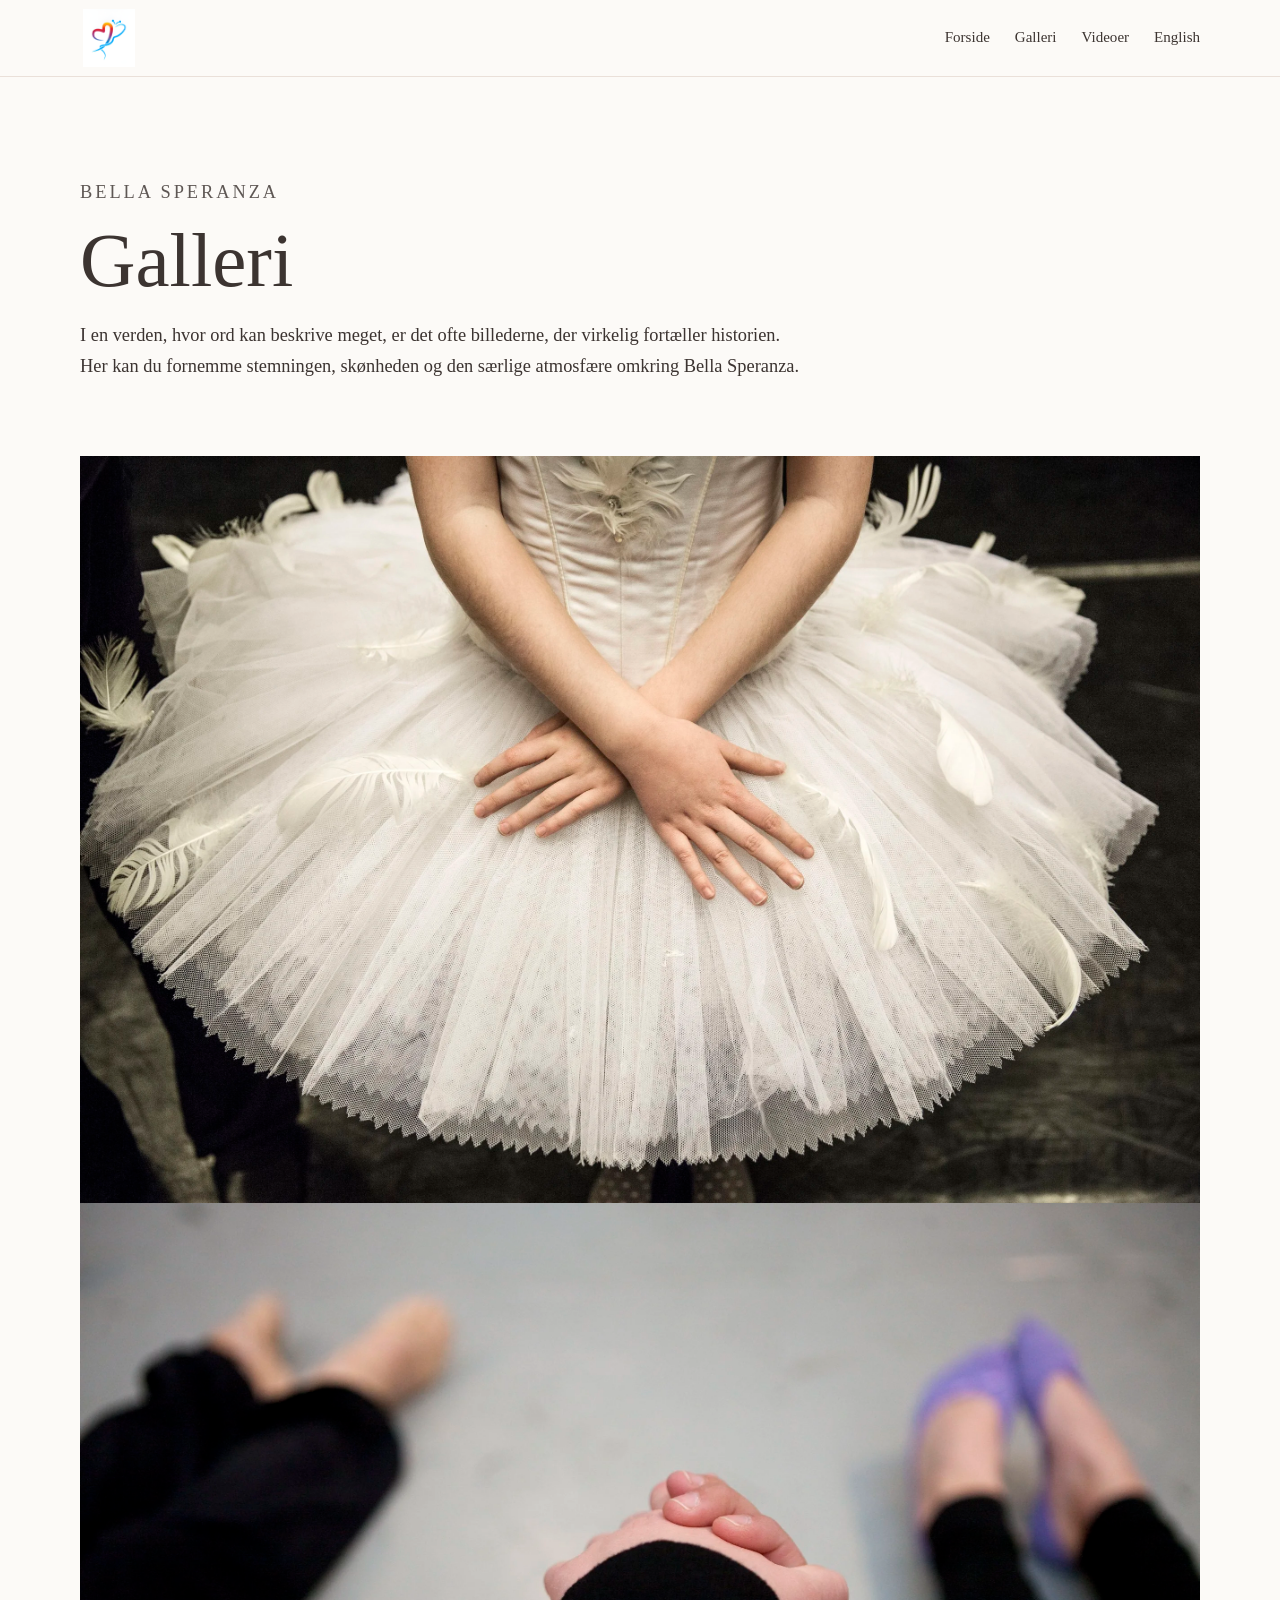
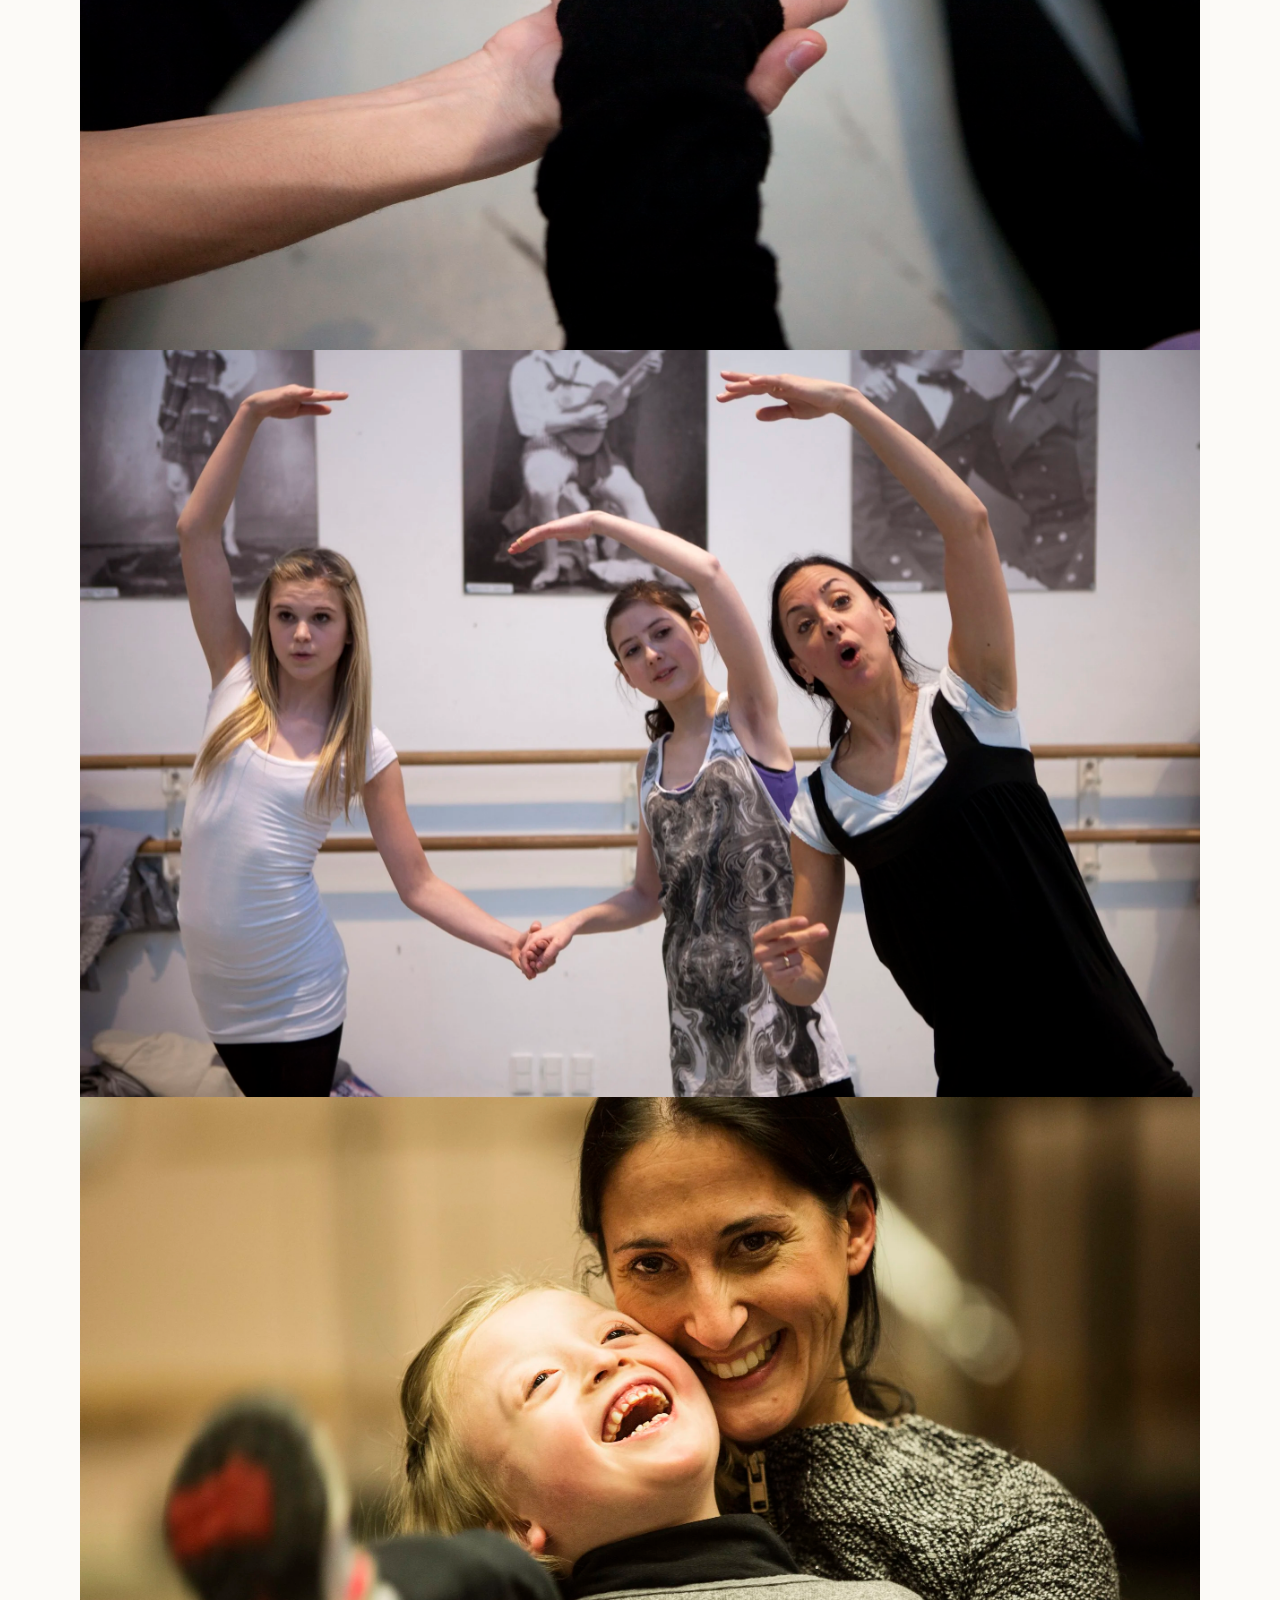
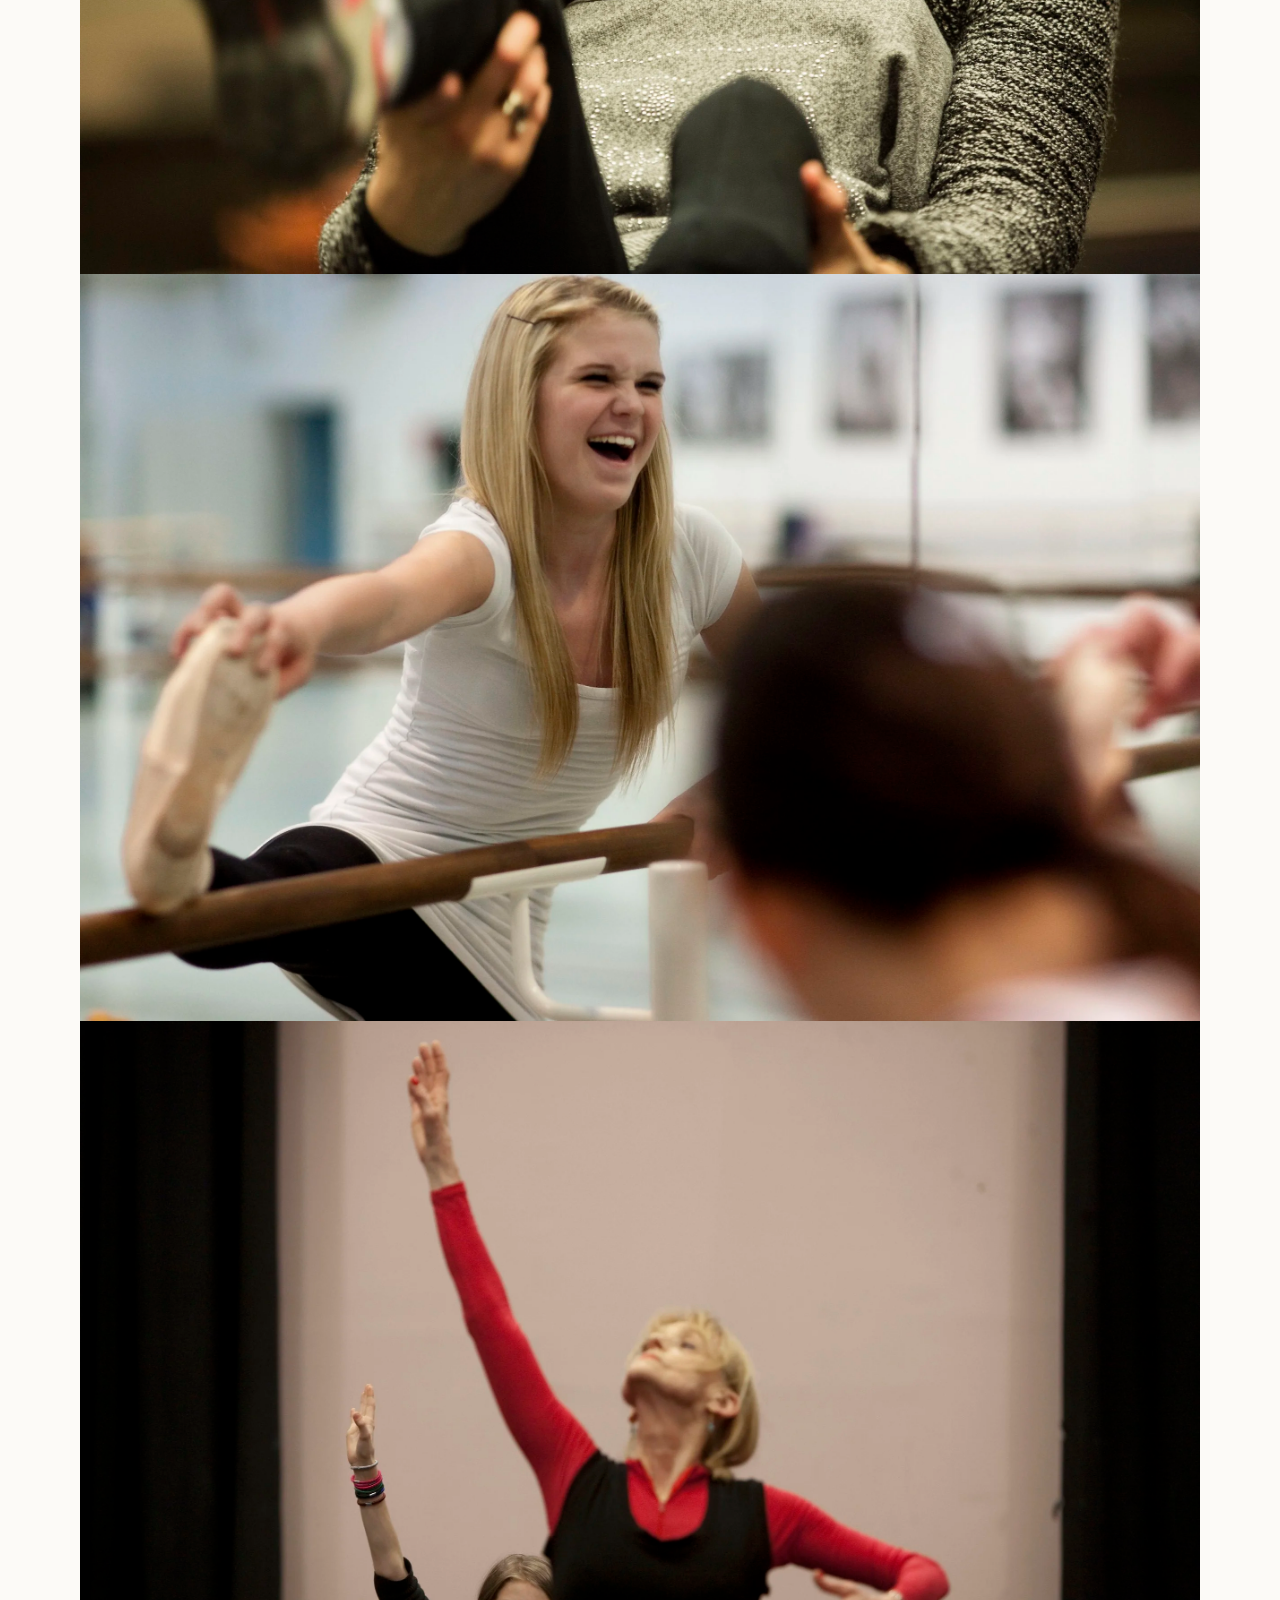
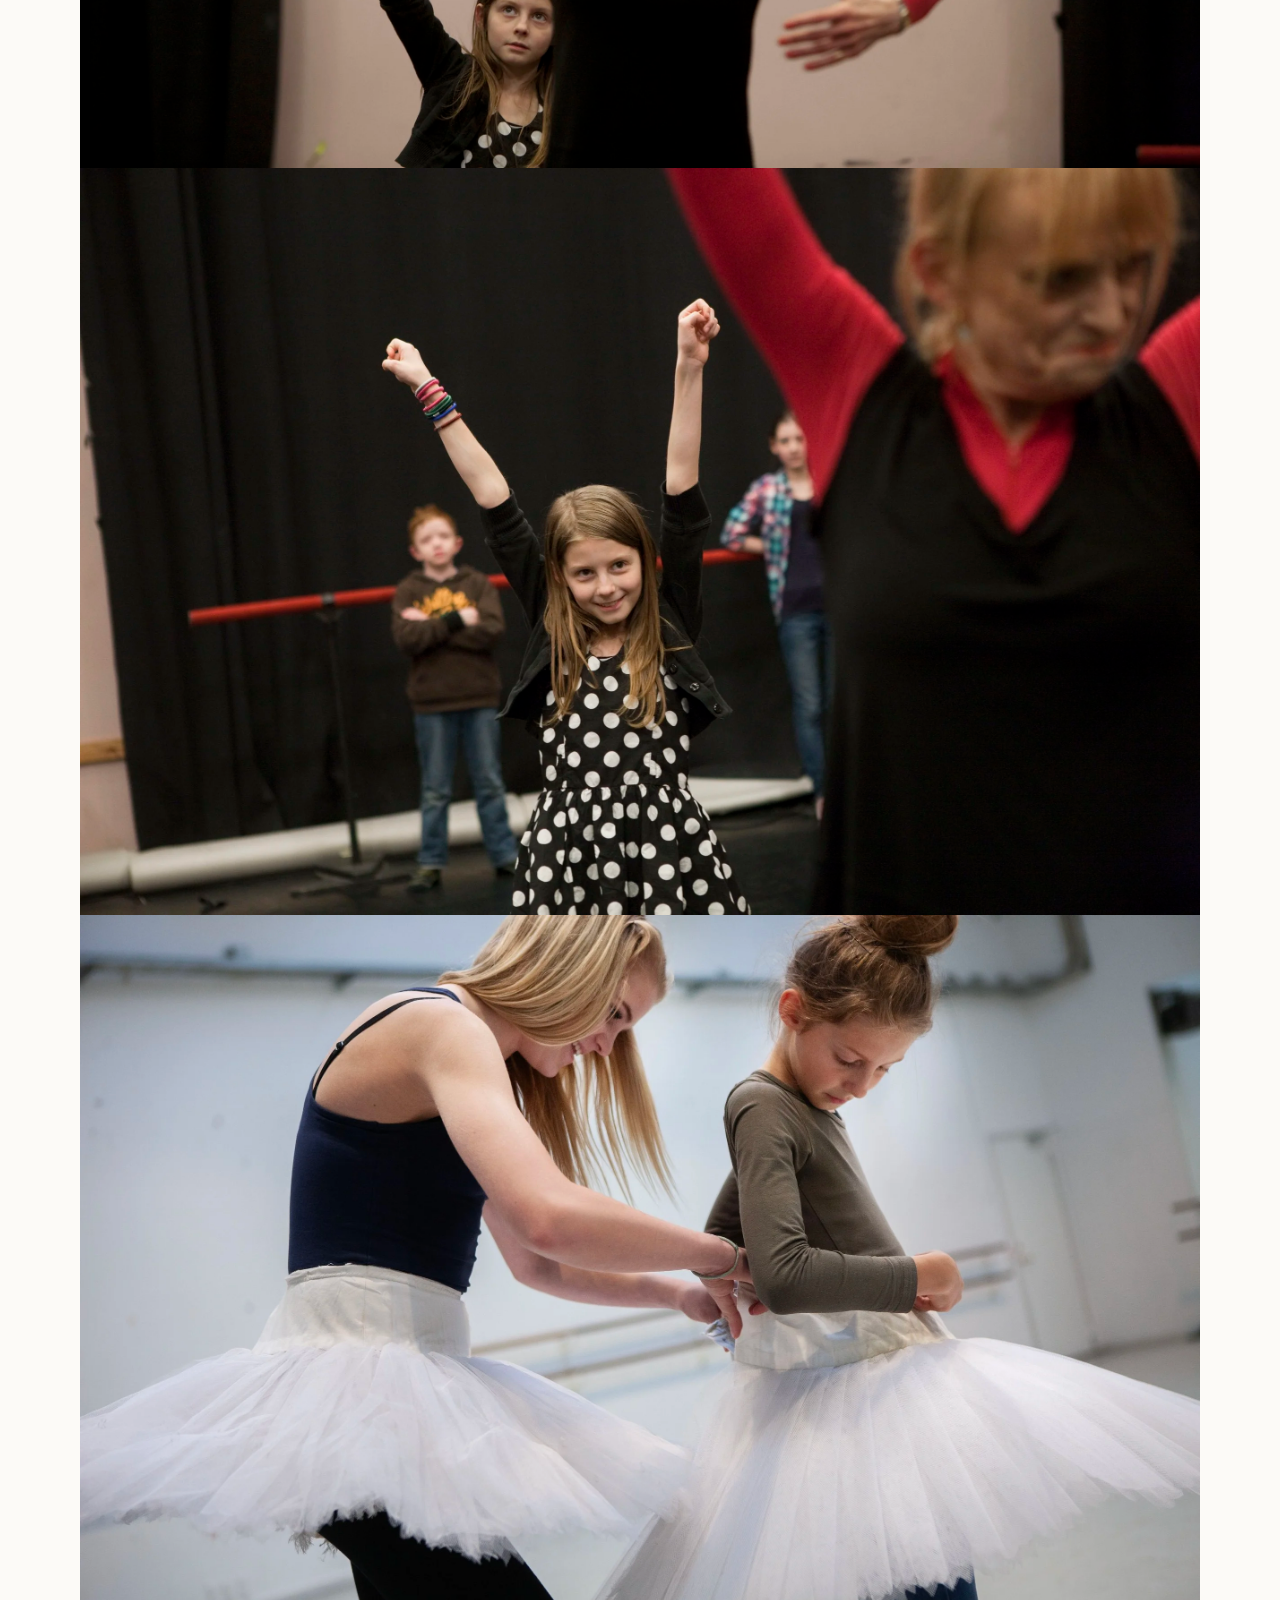
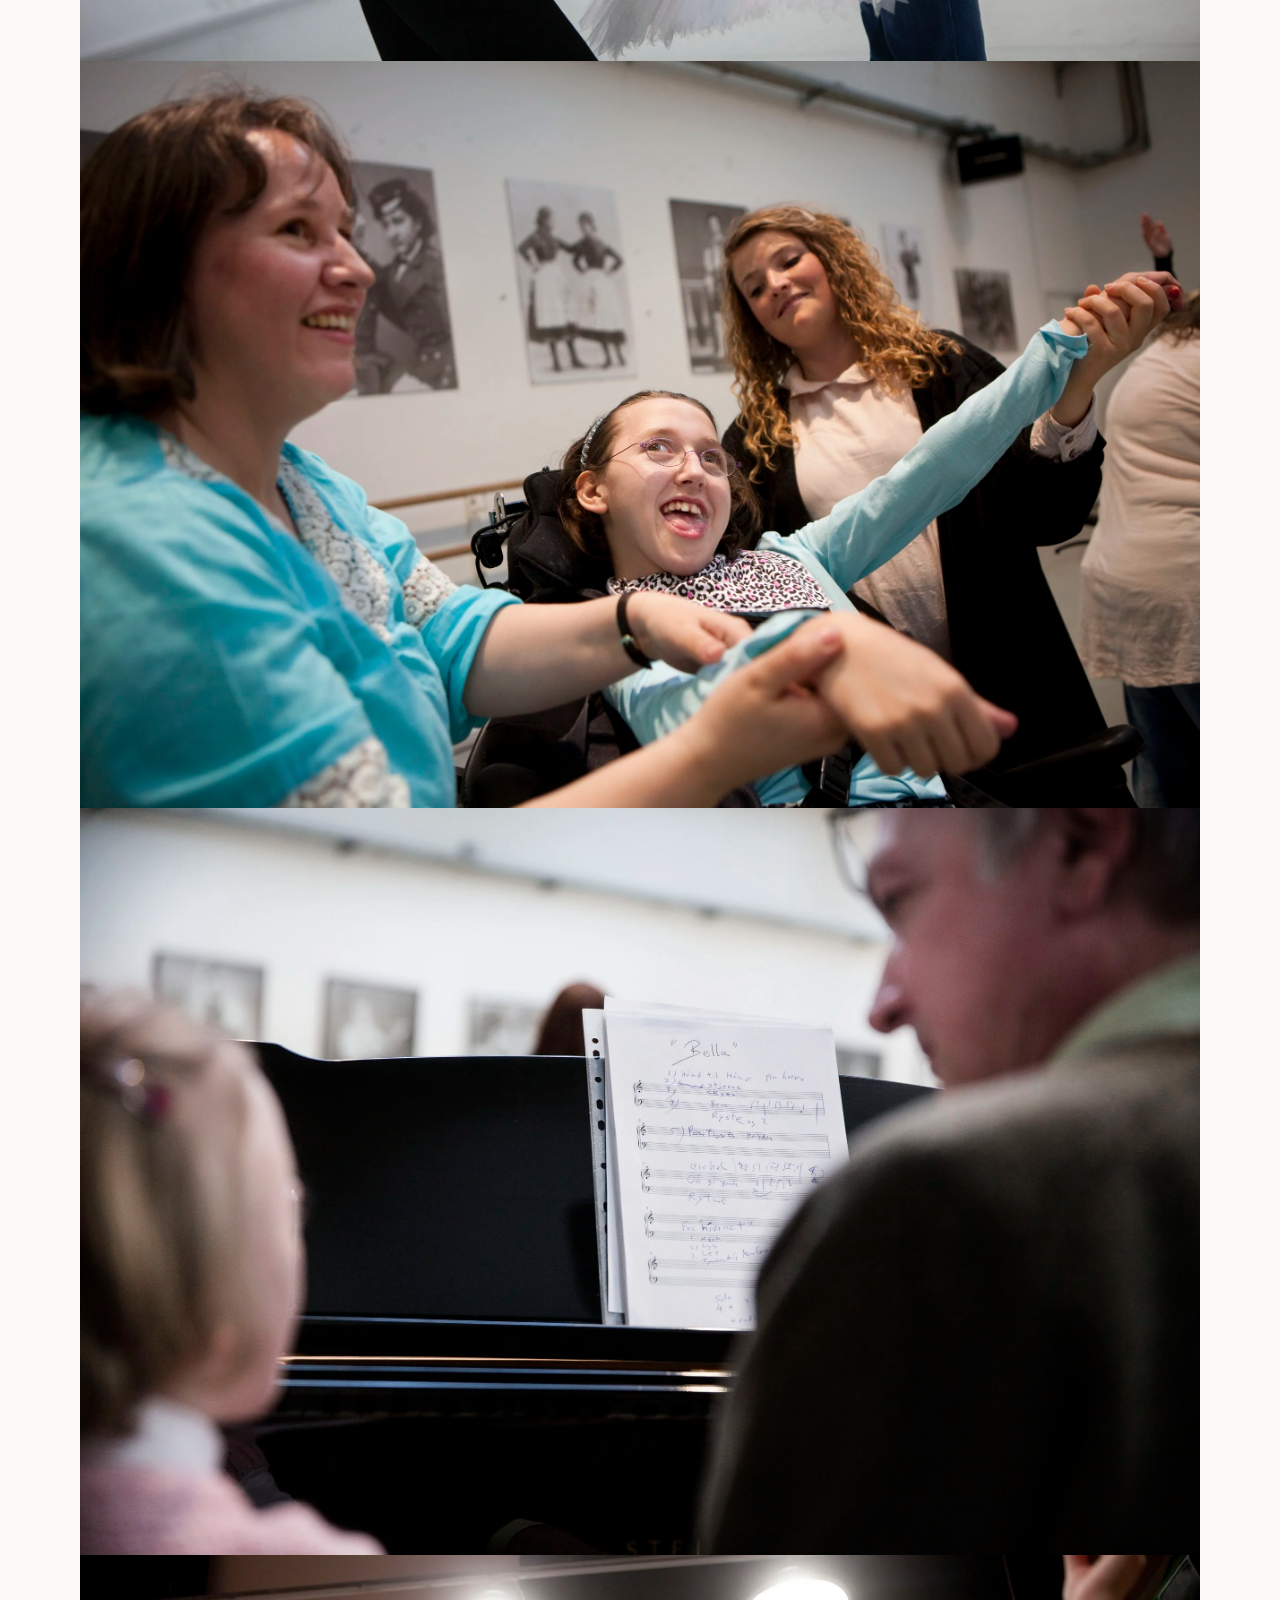
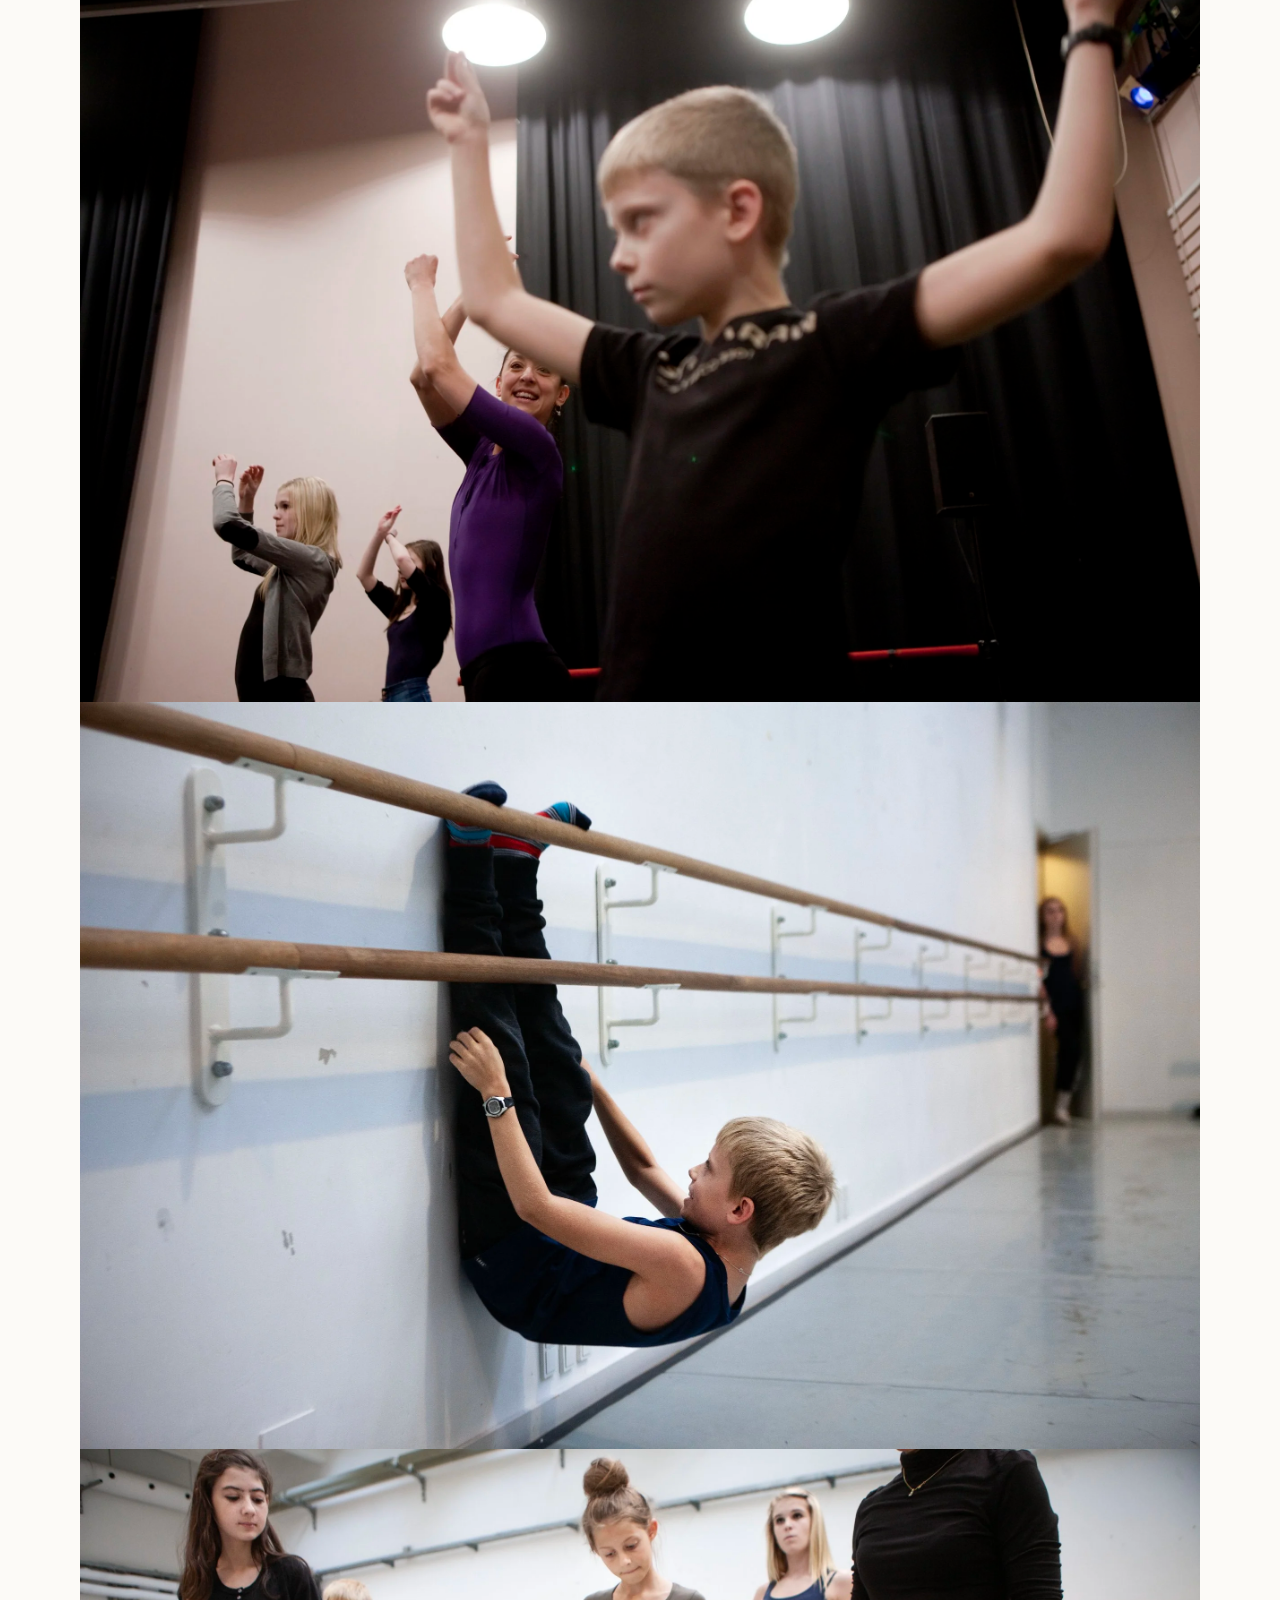
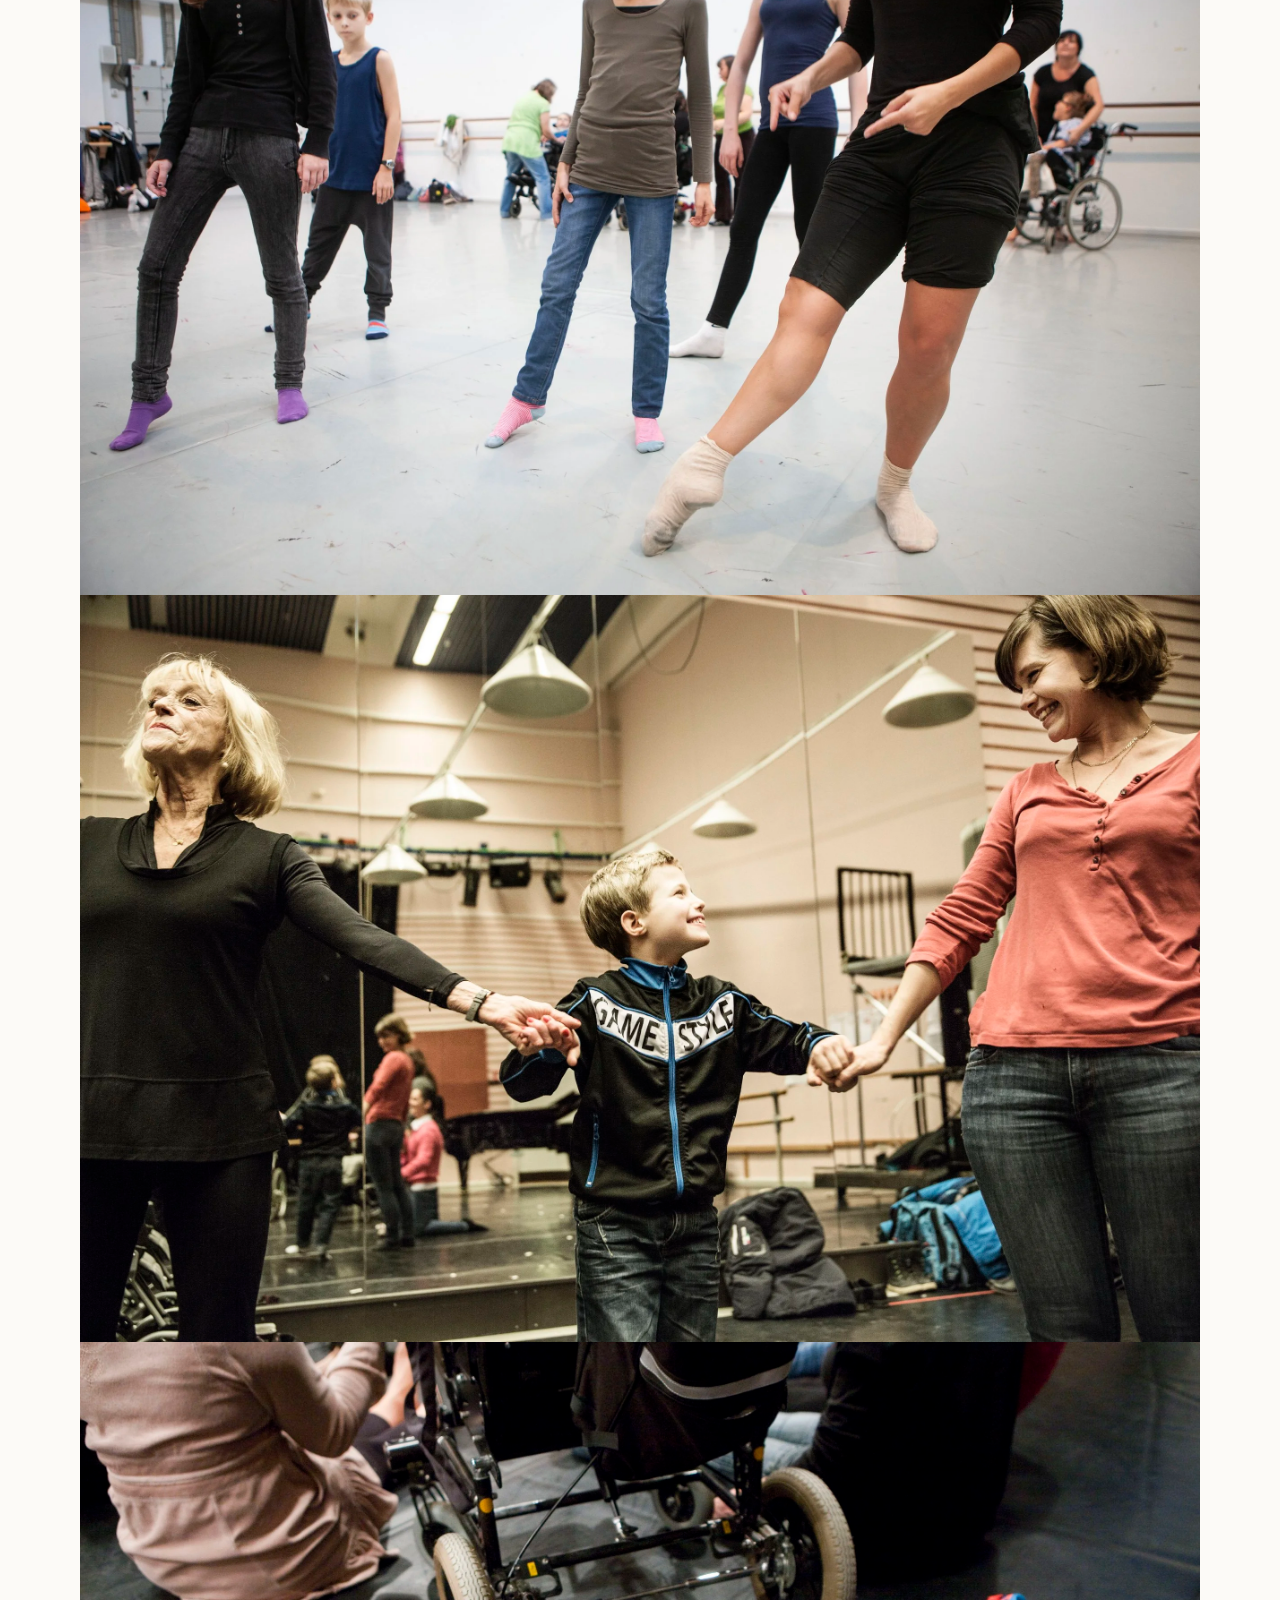
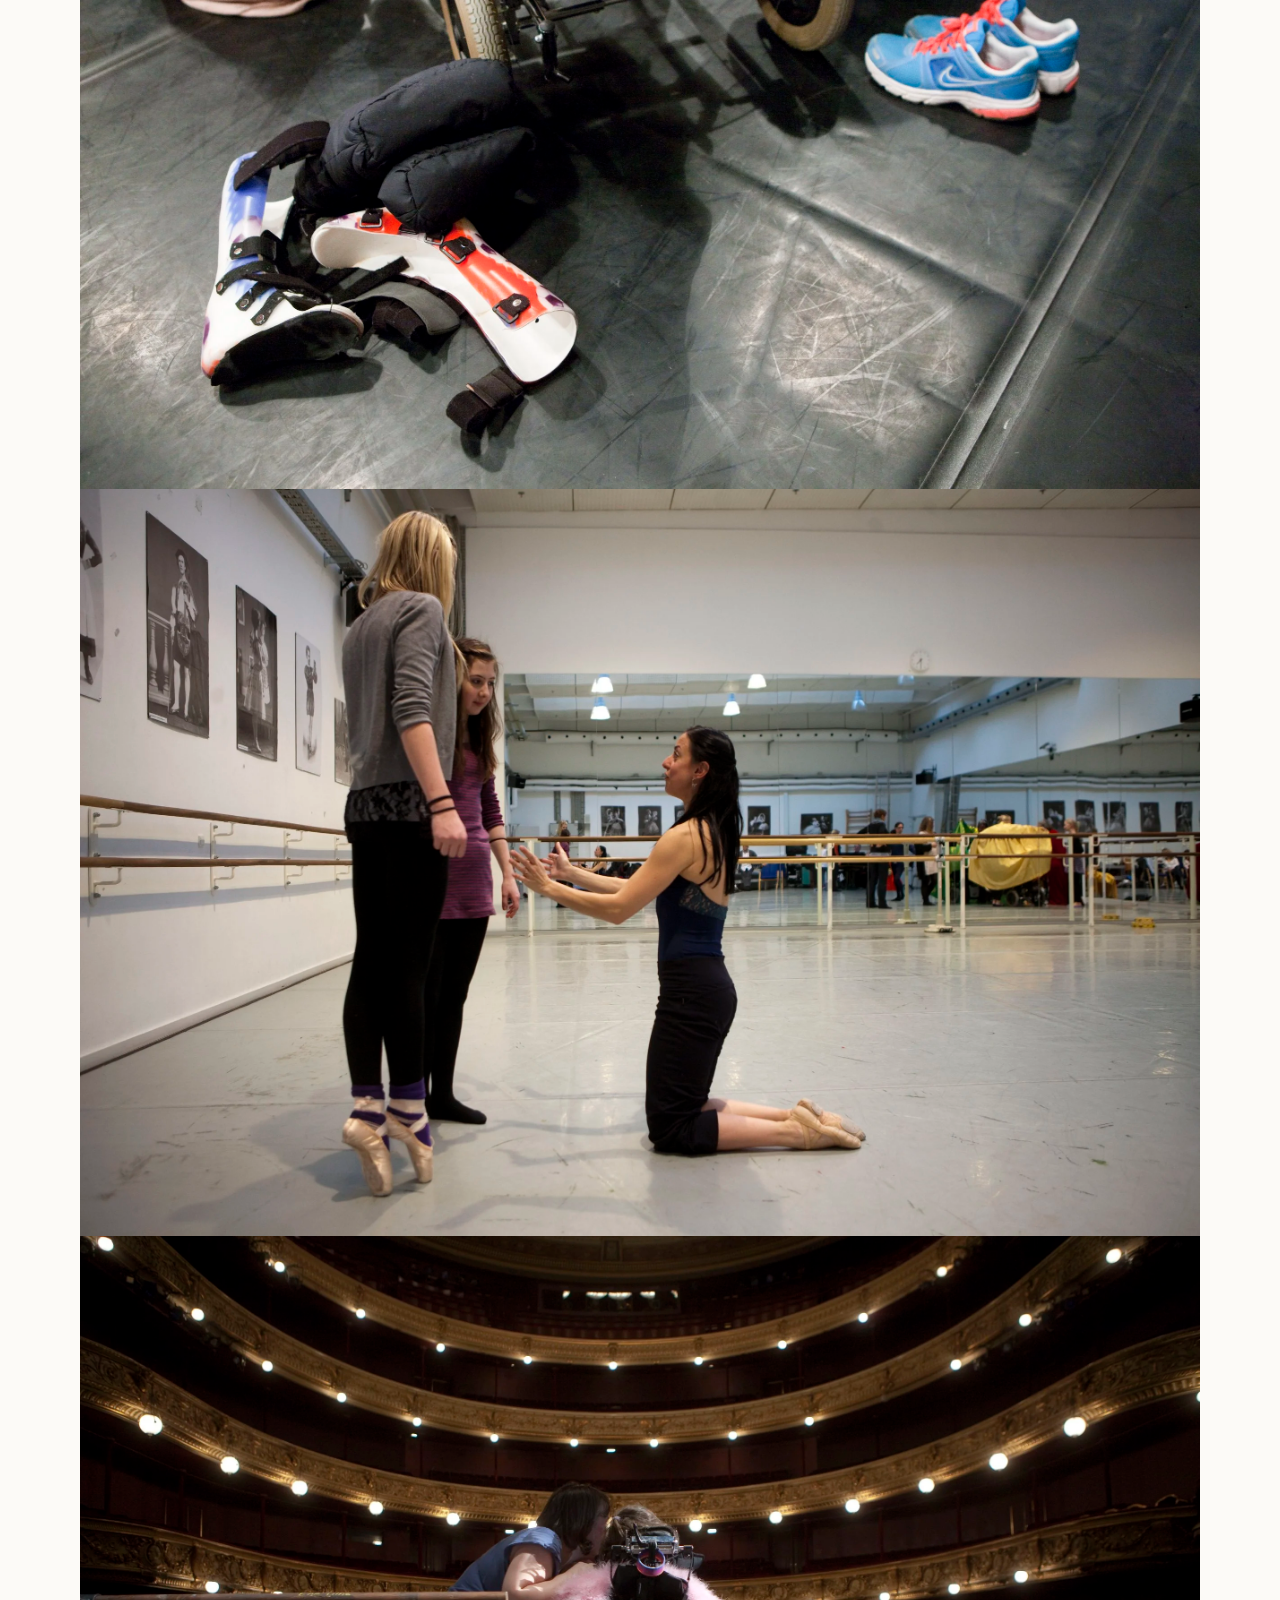
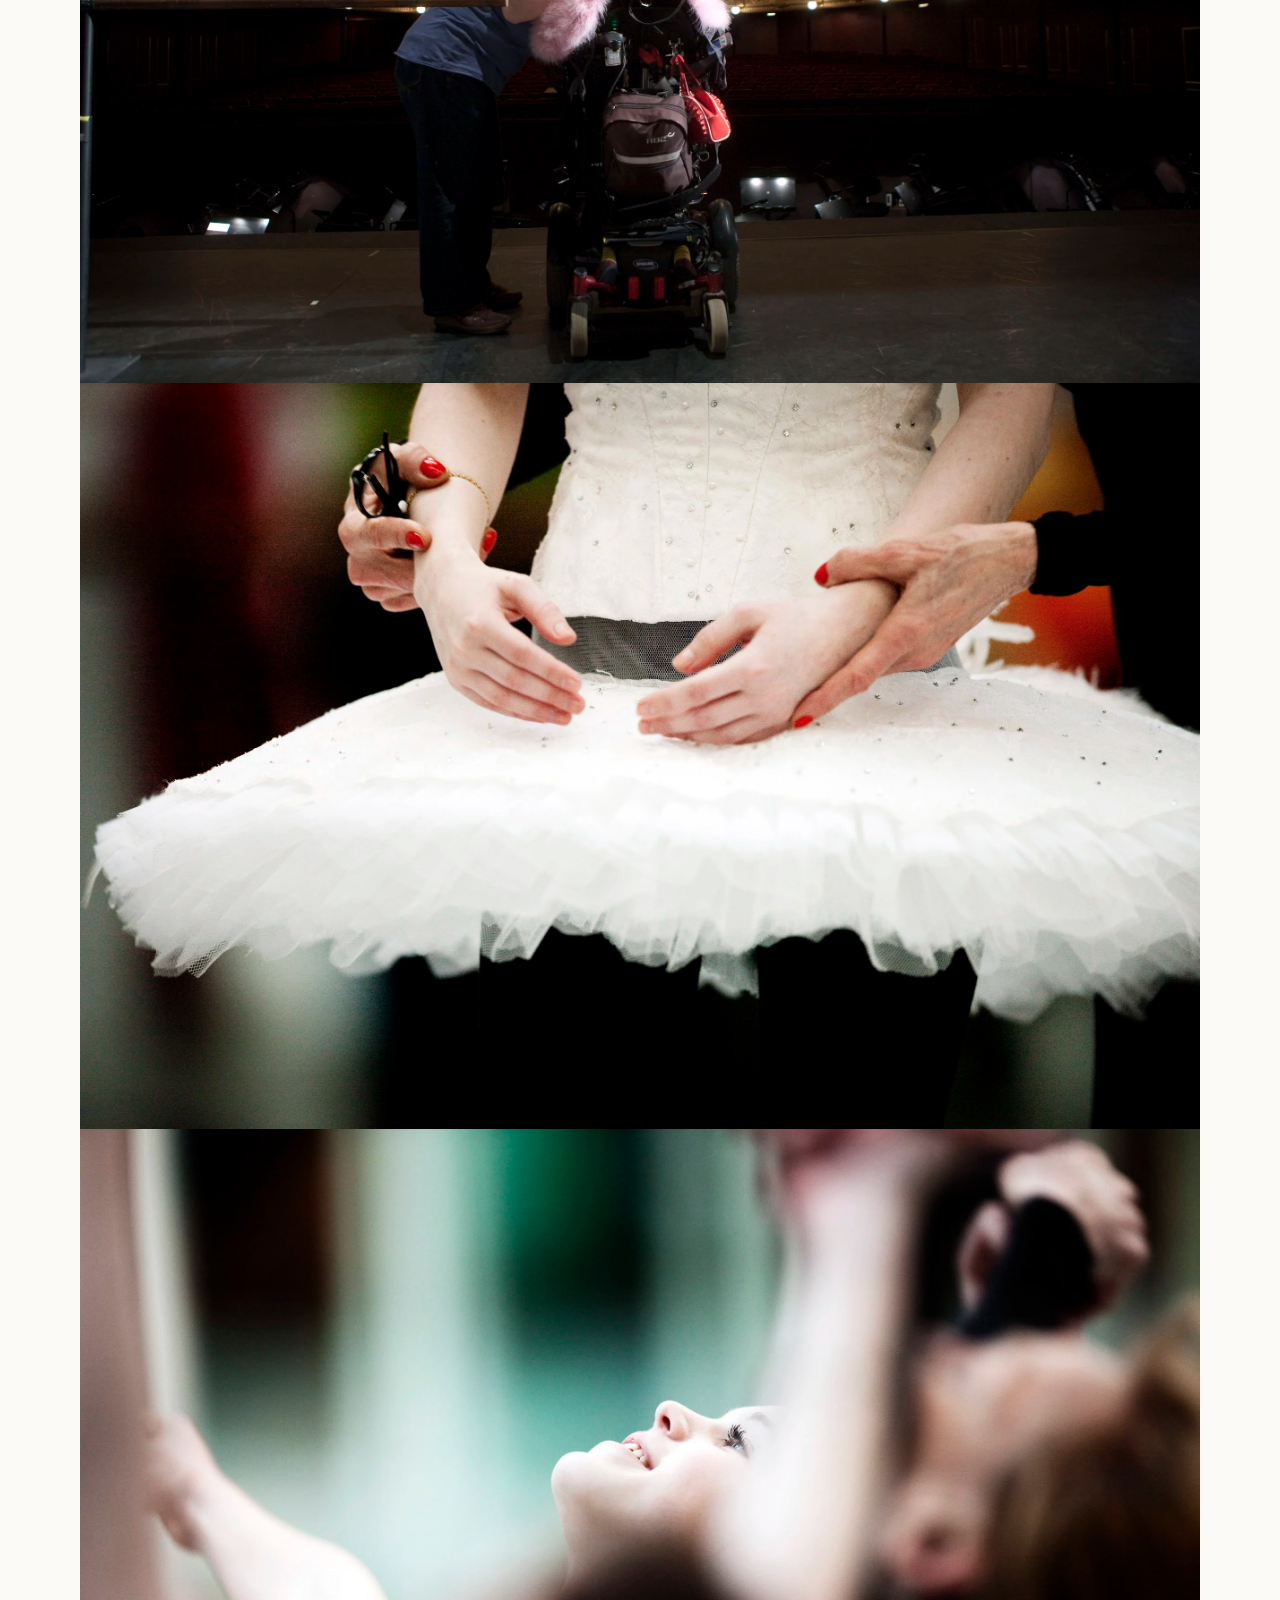
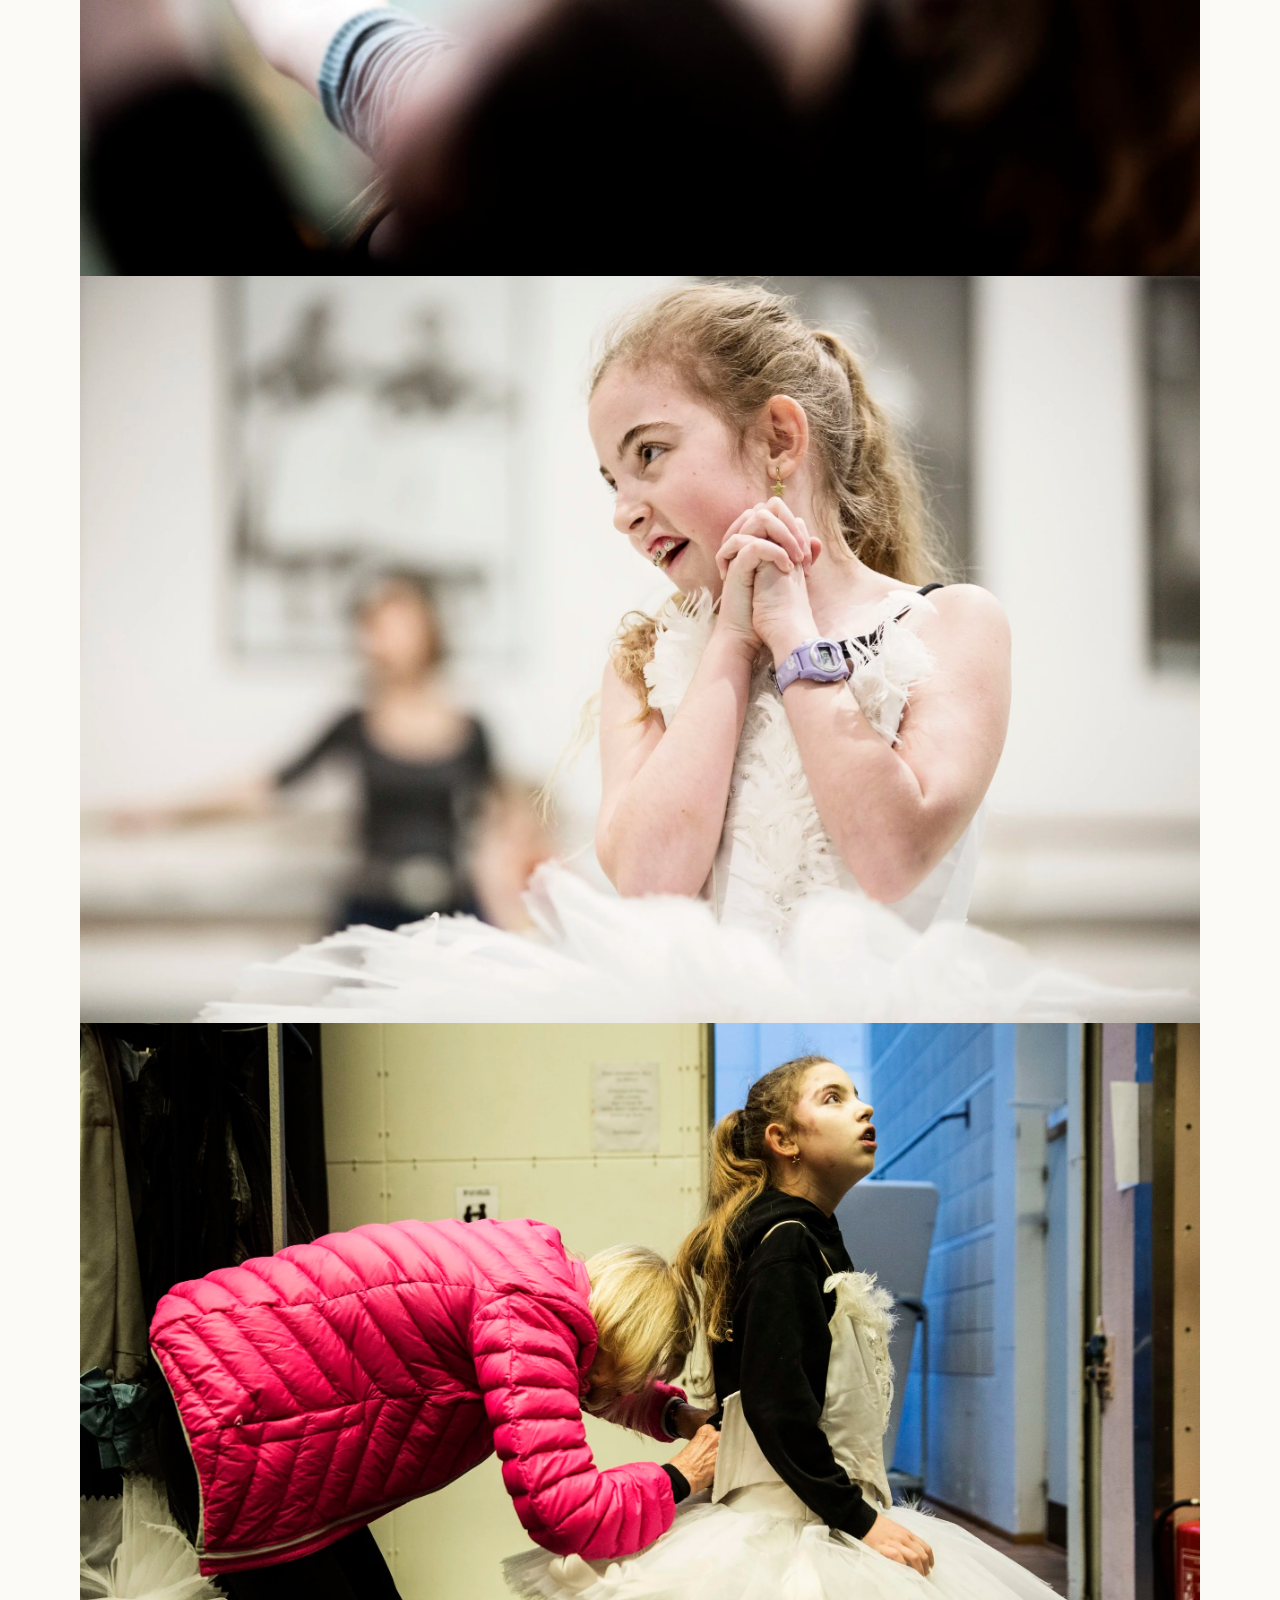
<file: galleri.html>
<!doctype html><html lang="da"><head><meta charset="utf-8"><meta name="viewport" content="width=device-width,initial-scale=1"><title>Galleri – Hjerternes Dans</title><meta name="description" content="Billeder fra Bella Speranza og Hjerternes Dans."><link rel="stylesheet" href="styles.css">
<link rel="icon" type="image/webp" href="images/Bella speranza logo.webp">
<link rel="apple-touch-icon" href="images/Bella speranza logo.webp"></head><body><header class="site-header"><div class="container nav-wrap"><a class="brand" href="index.html"><img src="images/Bella speranza logo.webp" alt="Bella Speranza"></a><nav aria-label="Hovednavigation"><a href="index.html">Forside</a><a href="galleri.html" aria-current="page">Galleri</a><a href="videoer-ny.html">Videoer</a><a href="home.html">English</a></nav></div></header><main><section class="page-head container"><p class="eyebrow">Bella Speranza</p><h1>Galleri</h1><p>I en verden, hvor ord kan beskrive meget, er det ofte billederne, der virkelig fortæller historien. Her kan du fornemme stemningen, skønheden og den særlige atmosfære omkring Bella Speranza.</p></section><section class="gallery container"><img src="images/BS_fi001.webp" alt="Bella Speranza"><img src="images/BS_fi004.webp" alt="Bella Speranza"><img src="images/BS_fi006.webp" alt="Bella Speranza"><img src="images/BS_fi007.webp" alt="Bella Speranza"><img src="images/BS_fi010.webp" alt="Bella Speranza"><img src="images/BS_fi012.webp" alt="Bella Speranza"><img src="images/BS_fi013.webp" alt="Bella Speranza"><img src="images/BS_fi018.webp" alt="Bella Speranza"><img src="images/BS_fi020.webp" alt="Bella Speranza"><img src="images/BS_fi021.webp" alt="Bella Speranza"><img src="images/BS_fi023.webp" alt="Bella Speranza"><img src="images/BS_fi025.webp" alt="Bella Speranza"><img src="images/BS_fi026.webp" alt="Bella Speranza"><img src="images/BS_fi028.webp" alt="Bella Speranza"><img src="images/BS_fi033.webp" alt="Bella Speranza"><img src="images/BS_fi034.webp" alt="Bella Speranza"><img src="images/BS_fi036.webp" alt="Bella Speranza"><img src="images/BS_fi043.webp" alt="Bella Speranza"><img src="images/BS_fi044.webp" alt="Bella Speranza"><img src="images/BS_fi051.webp" alt="Bella Speranza"><img src="images/BS_fi052.webp" alt="Bella Speranza"><img src="images/BS_fi054.webp" alt="Bella Speranza"><img src="images/BS_fi063.webp" alt="Bella Speranza"></section></main><footer class="site-footer"><div class="container footer-grid"><div><strong>Bellasperanza / Hjerternes dans</strong><br><a href="mailto:Hjerternesdans@gmail.com">Hjerternesdans@gmail.com</a></div><div><a href="index.html">Forside</a> · <a href="videoer-ny.html">Videoer</a> · <a href="home.html">English</a></div></div></footer></body></html>
</file>
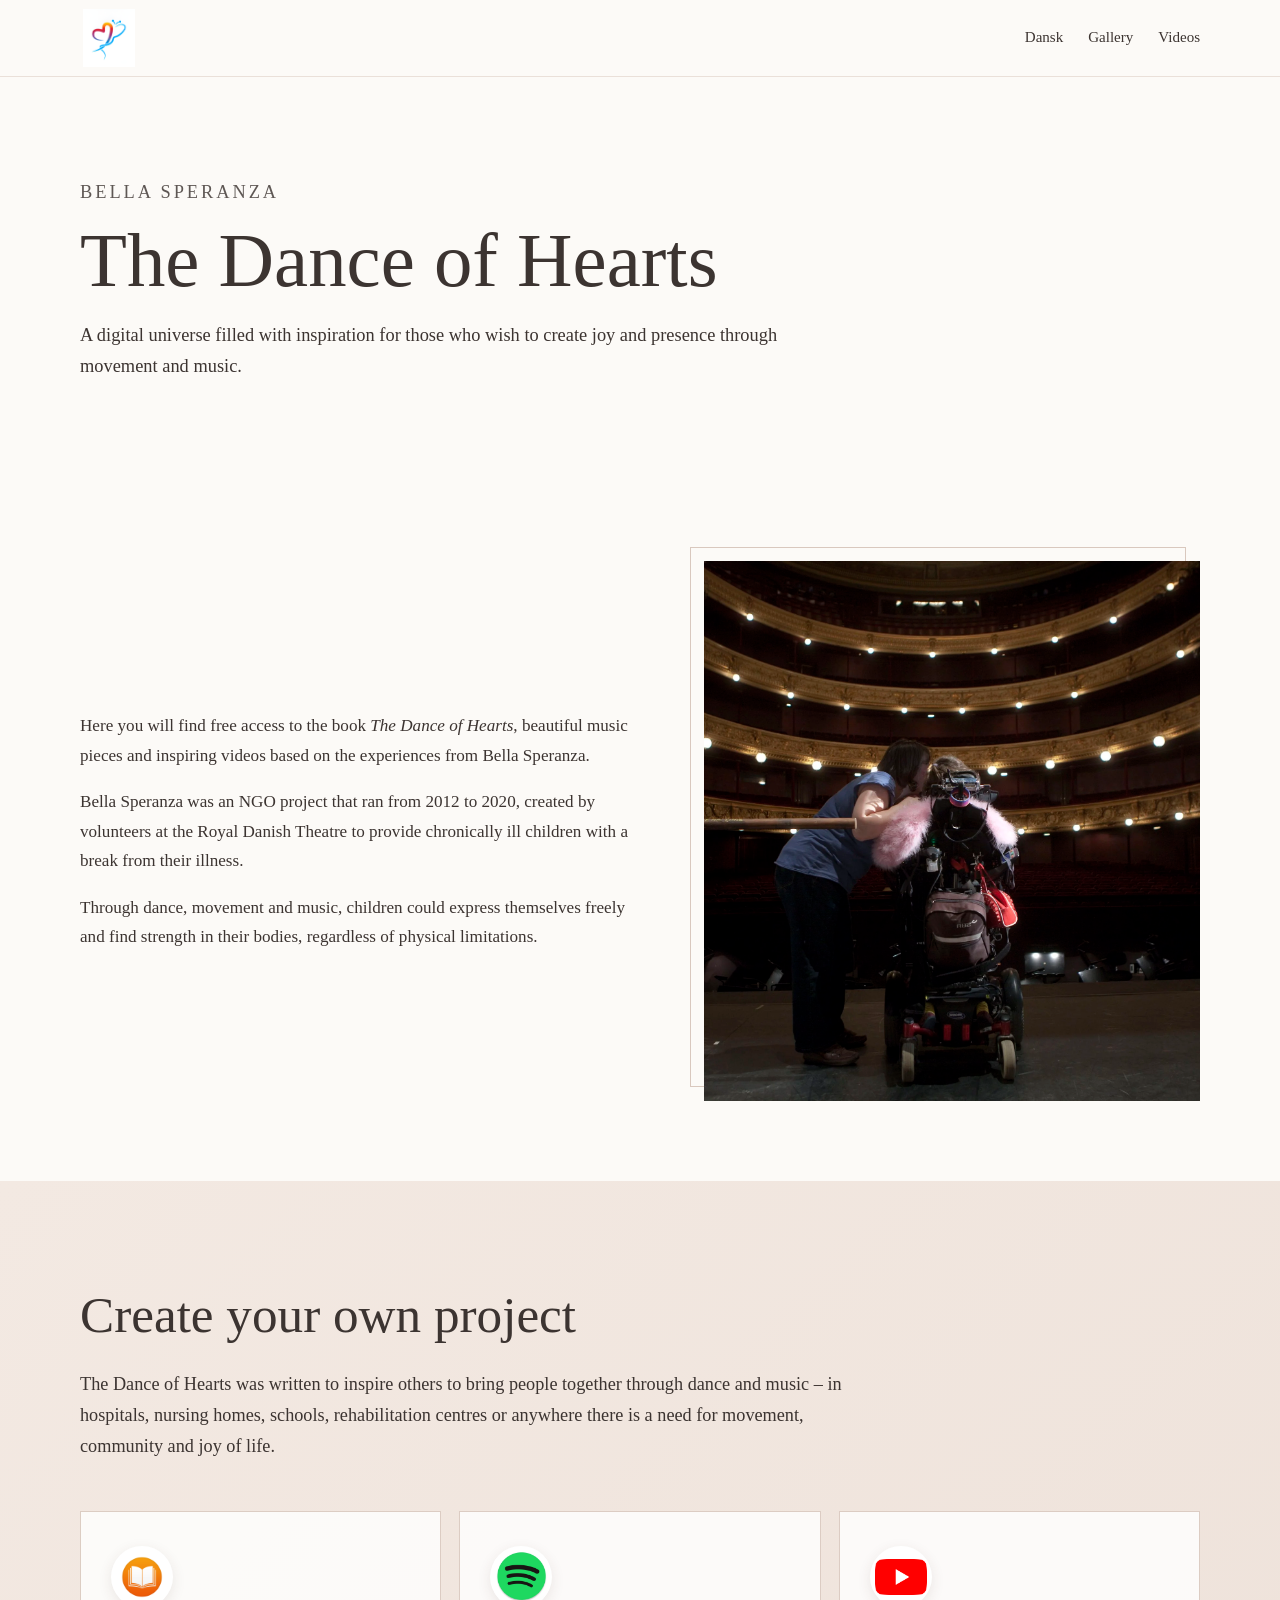
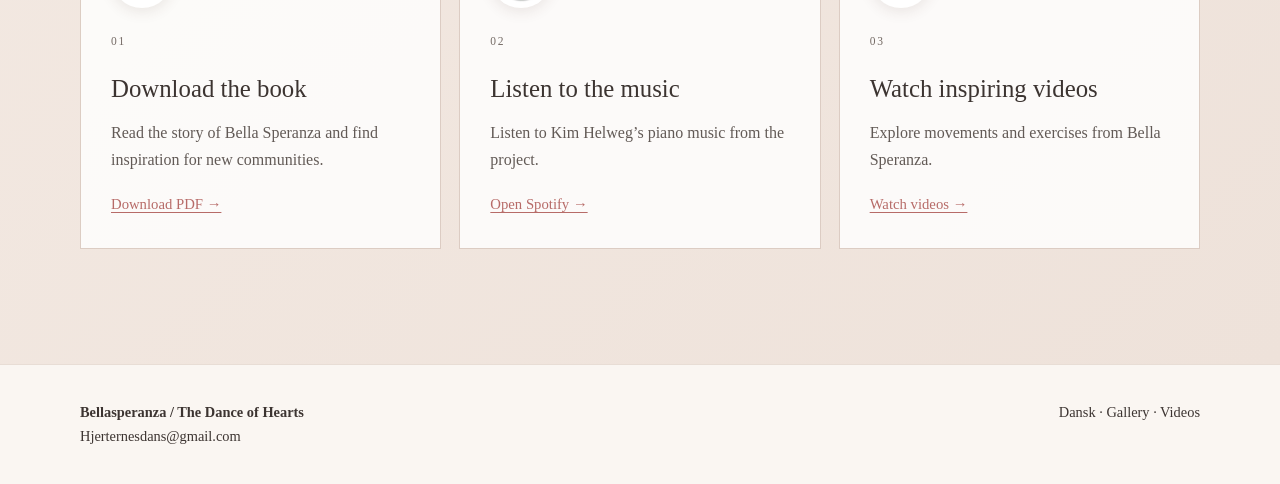
<file: home.html>
<!doctype html><html lang="en"><head><meta charset="utf-8"><meta name="viewport" content="width=device-width,initial-scale=1"><title>The Dance of Hearts – Bella Speranza</title><meta name="description" content="The Dance of Hearts – inspiration through dance, movement and music from Bella Speranza."><link rel="stylesheet" href="styles.css">
<link rel="icon" type="image/webp" href="images/Bella speranza logo.webp">
<link rel="apple-touch-icon" href="images/Bella speranza logo.webp"></head><body><header class="site-header"><div class="container nav-wrap"><a class="brand" href="index.html"><img src="images/Bella speranza logo.webp" alt="Bella Speranza"></a><nav aria-label="Main navigation"><a href="index.html">Dansk</a><a href="galleri.html">Gallery</a><a href="videoer-ny.html">Videos</a></nav></div></header><main><section class="page-head container"><p class="eyebrow">Bella Speranza</p><h1>The Dance of Hearts</h1><p>A digital universe filled with inspiration for those who wish to create joy and presence through movement and music.</p></section><section class="intro container"><div><p>Here you will find free access to the book <em>The Dance of Hearts</em>, beautiful music pieces and inspiring videos based on the experiences from Bella Speranza.</p><p>Bella Speranza was an NGO project that ran from 2012 to 2020, created by volunteers at the Royal Danish Theatre to provide chronically ill children with a break from their illness.</p><p>Through dance, movement and music, children could express themselves freely and find strength in their bodies, regardless of physical limitations.</p></div><figure class="feature-photo"><img src="images/BS_fi036.webp" alt="Bella Speranza at the Royal Danish Theatre"></figure></section><section class="inspiration"><div class="container"><h2>Create your own project</h2><p class="section-lead">The Dance of Hearts was written to inspire others to bring people together through dance and music – in hospitals, nursing homes, schools, rehabilitation centres or anywhere there is a need for movement, community and joy of life.</p><div class="cards"><a class="card" href="files/Bella+Fotobog.pdf" download><span class="card-icon image-card-icon"><img src="images/pngegg.webp" alt="Book and download"></span><span class="card-number">01</span><h3>Download the book</h3><p>Read the story of Bella Speranza and find inspiration for new communities.</p><span class="card-link">Download PDF →</span></a><a class="card" href="https://open.spotify.com/album/79Fp7cxW7leq9hWu4arP9a" target="_blank" rel="noopener"><span class="card-icon image-card-icon spotify-icon"><img src="images/download+spotify+icon+green+logo.webp" alt="Spotify"></span><span class="card-number">02</span><h3>Listen to the music</h3><p>Listen to Kim Helweg’s piano music from the project.</p><span class="card-link">Open Spotify →</span></a><a class="card" href="videoer-ny.html#featured-video"><span class="card-icon image-card-icon video-icon"><img src="images/pngegg+(2).webp" alt="YouTube"></span><span class="card-number">03</span><h3>Watch inspiring videos</h3><p>Explore movements and exercises from Bella Speranza.</p><span class="card-link">Watch videos →</span></a></div></div></section></main><footer class="site-footer"><div class="container footer-grid"><div><strong>Bellasperanza / The Dance of Hearts</strong><br><a href="mailto:Hjerternesdans@gmail.com">Hjerternesdans@gmail.com</a></div><div><a href="index.html">Dansk</a> · <a href="galleri.html">Gallery</a> · <a href="videoer-ny.html">Videos</a></div></div></footer></body></html>
</file>
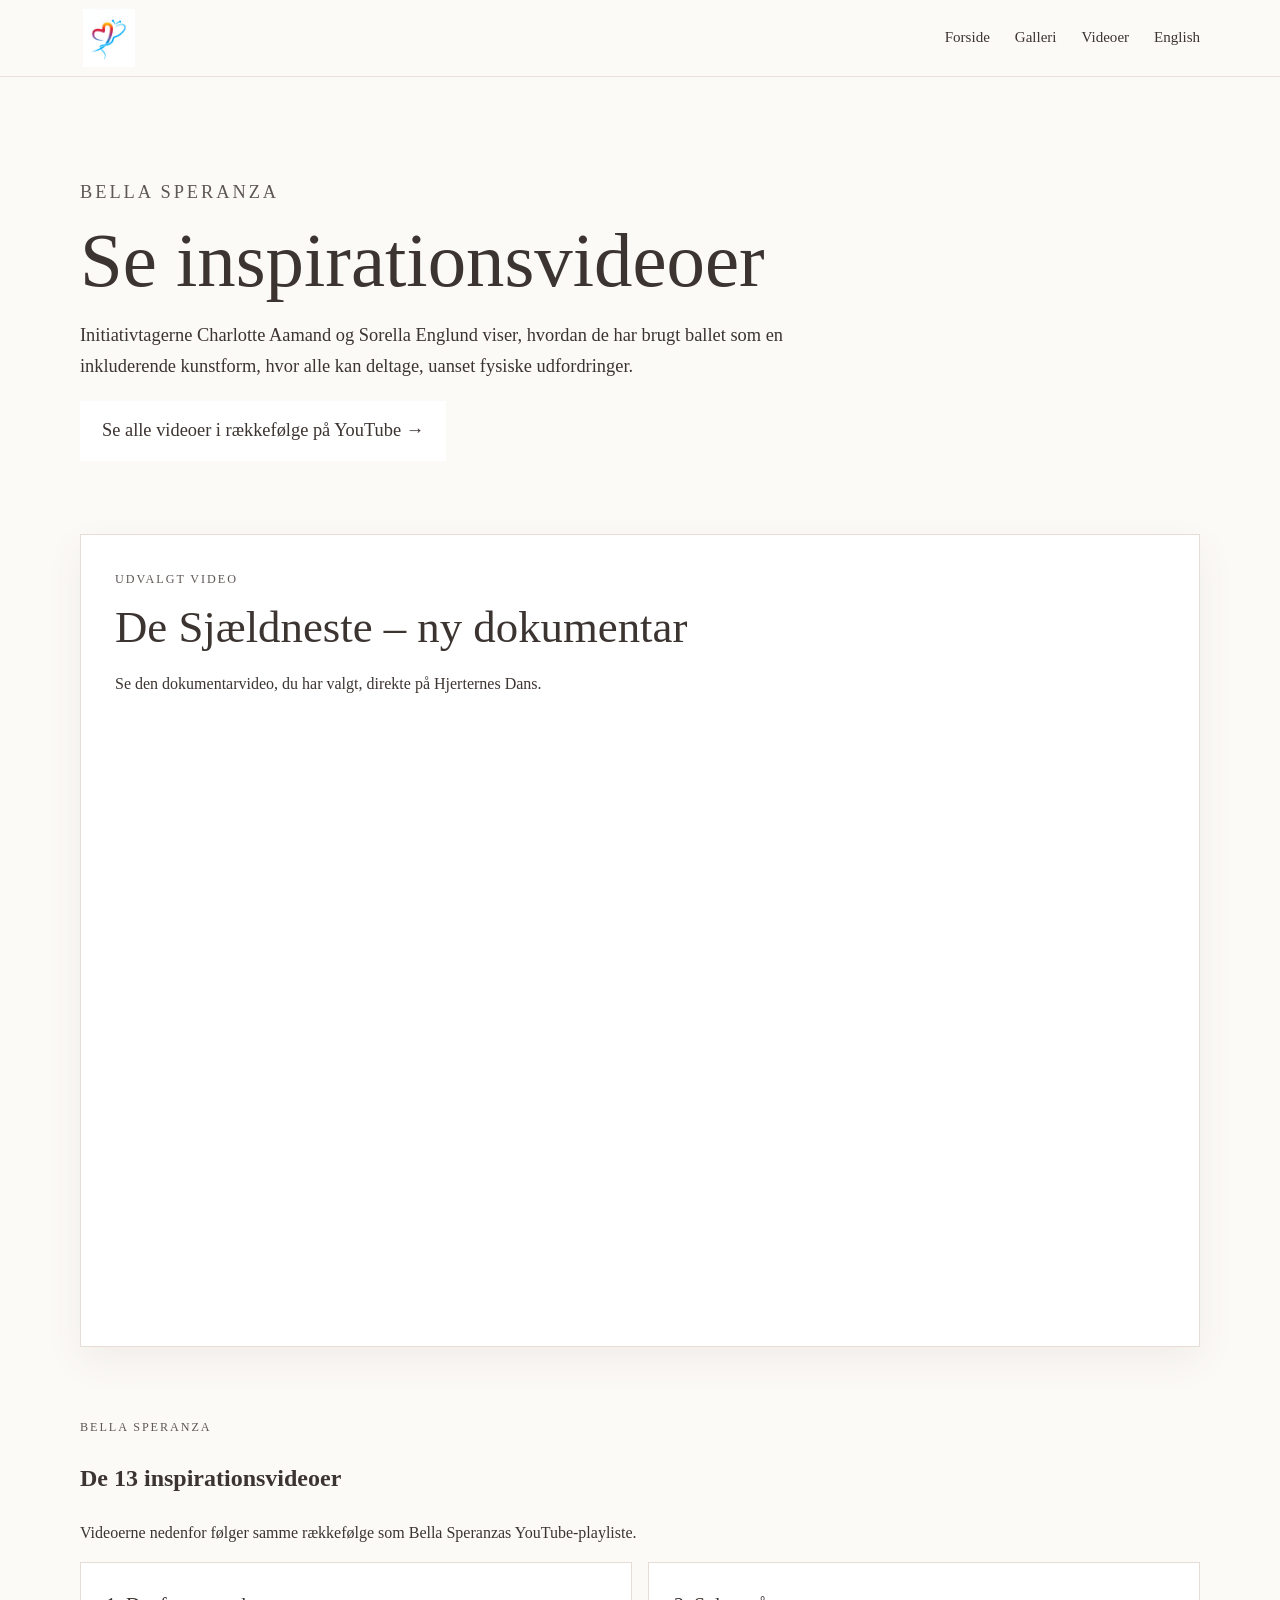
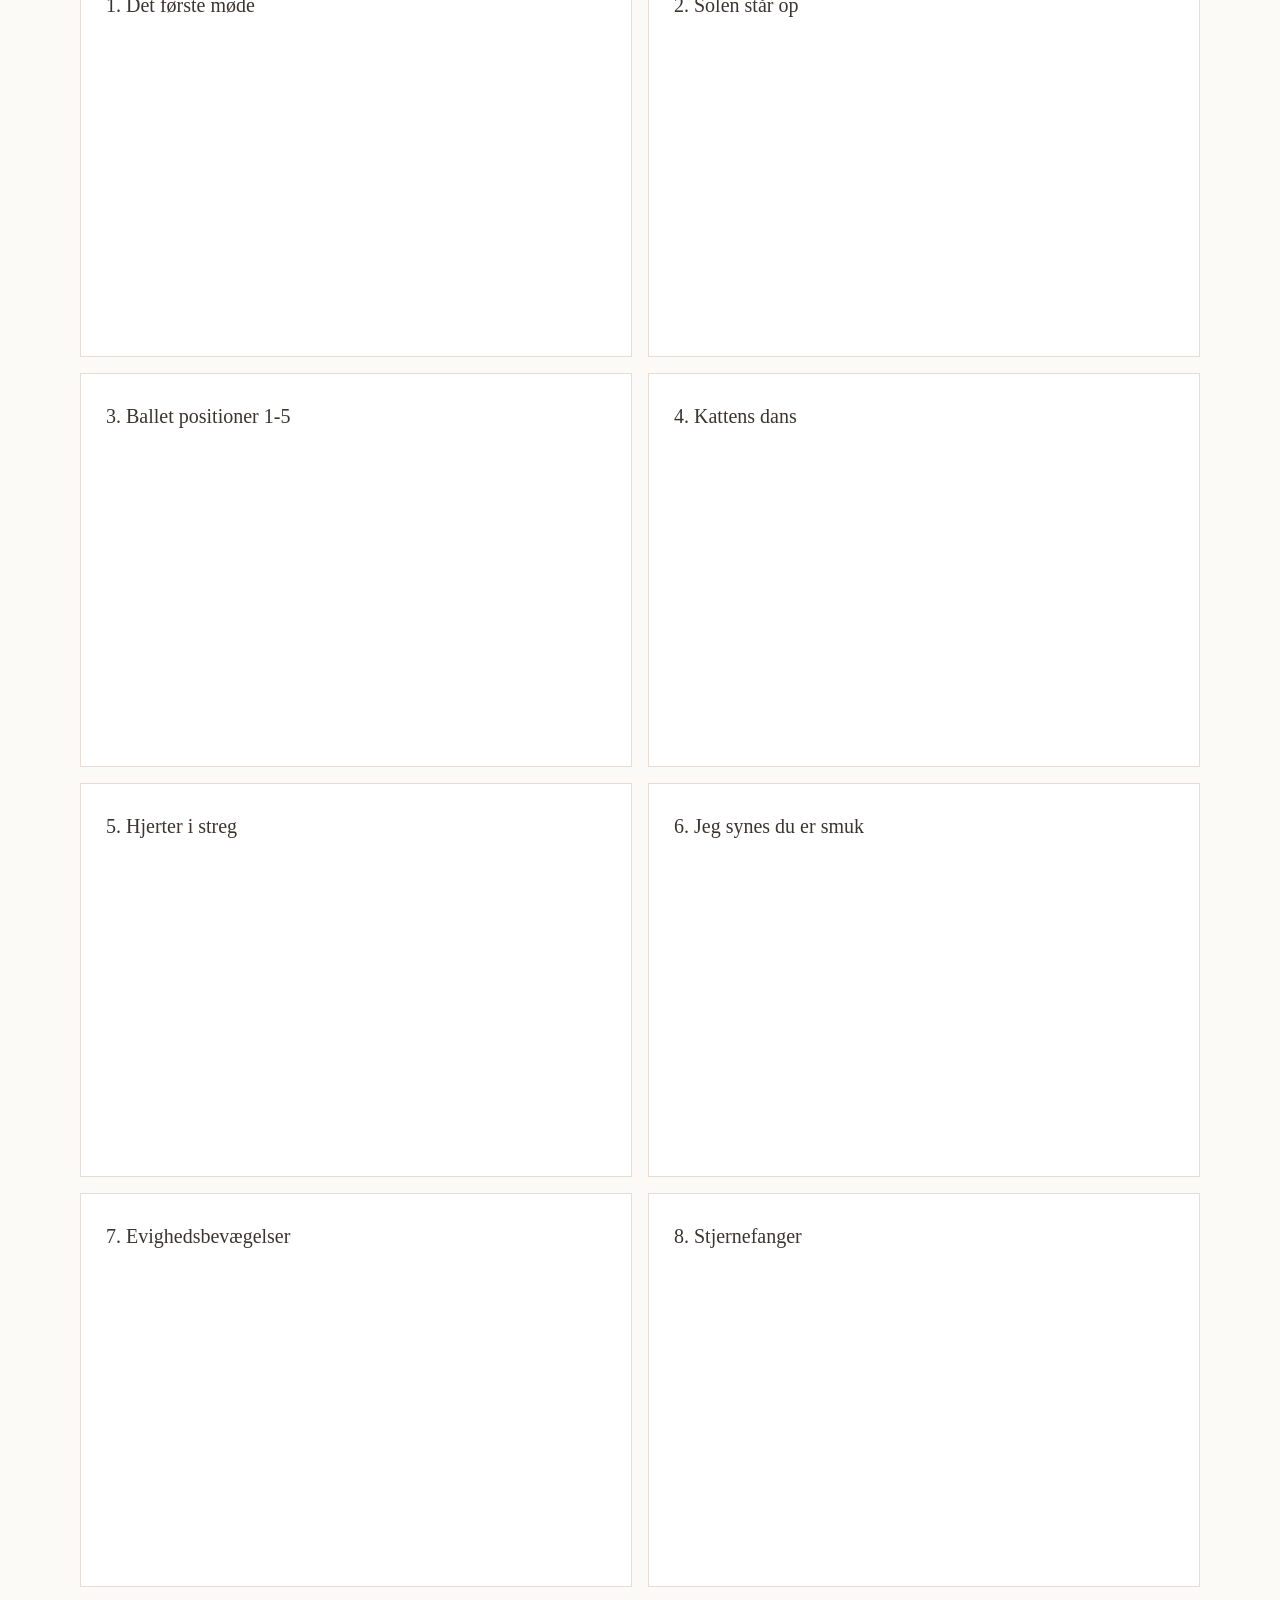
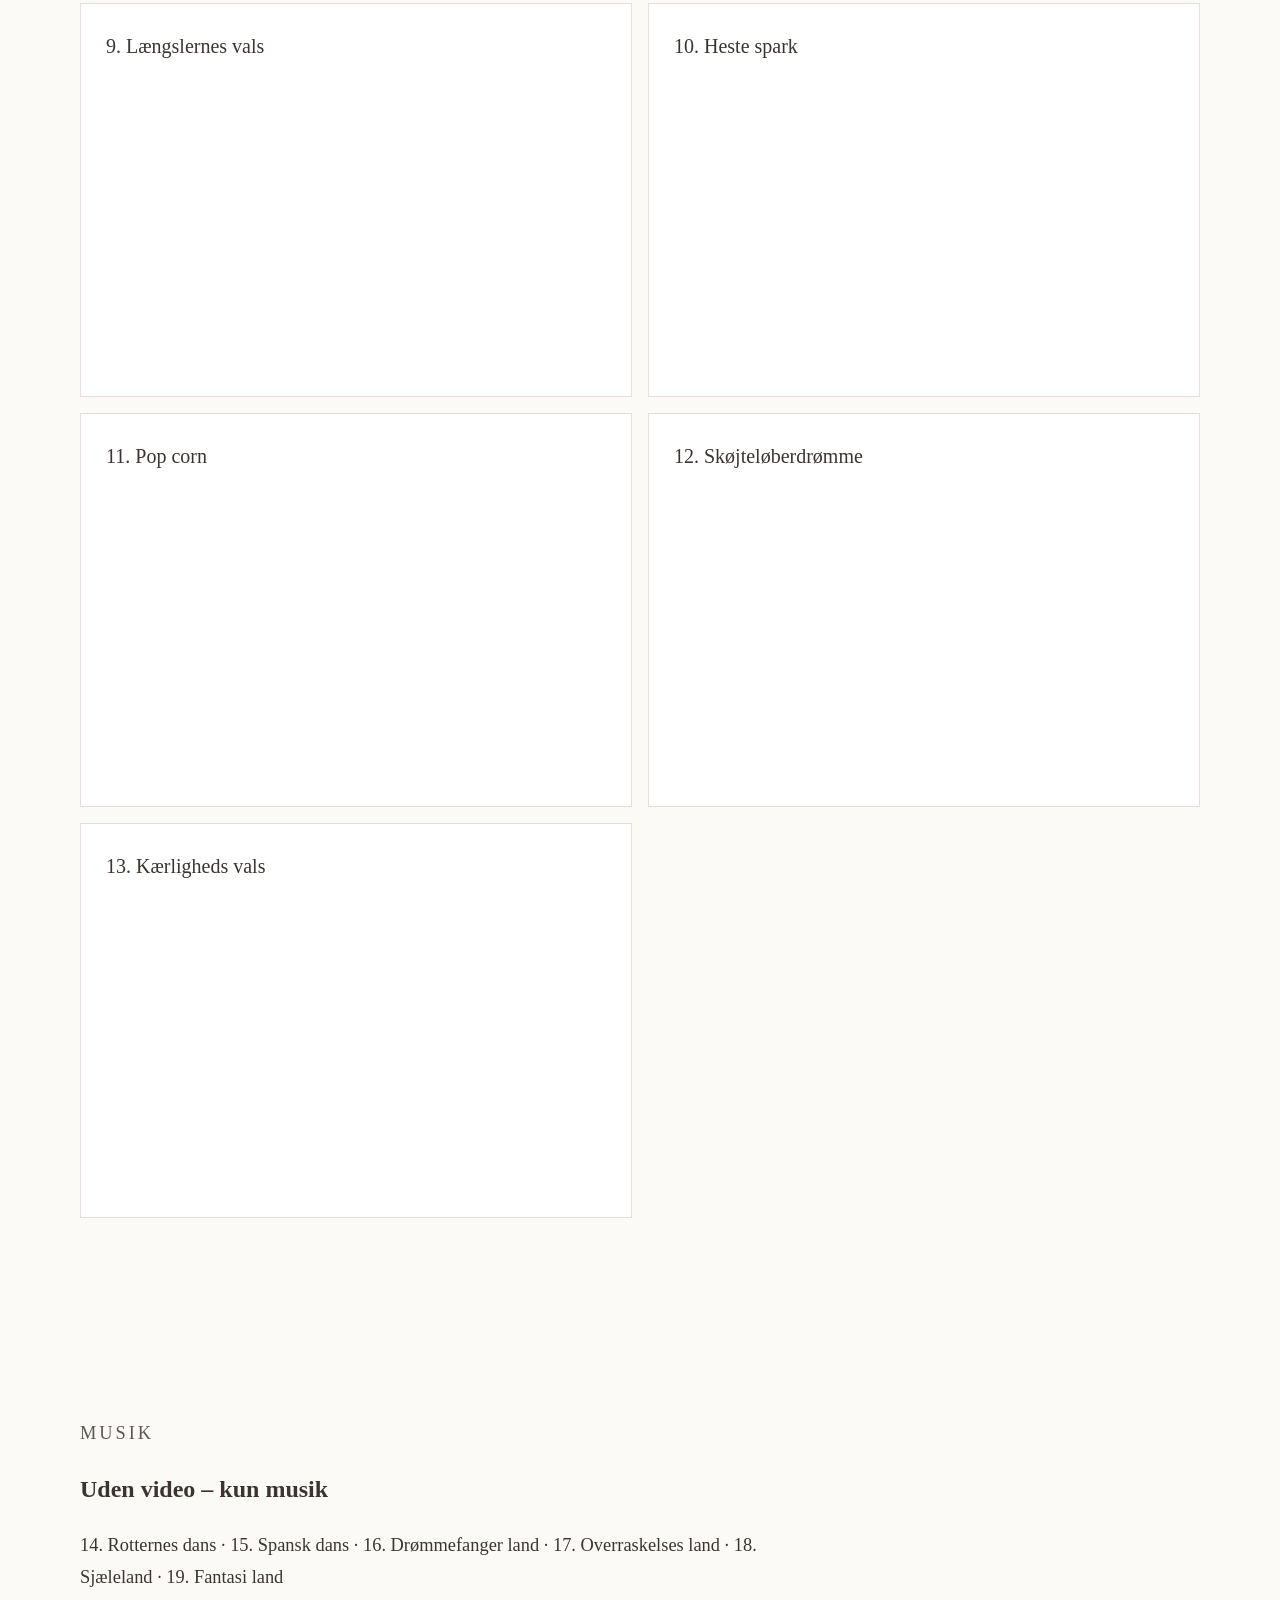
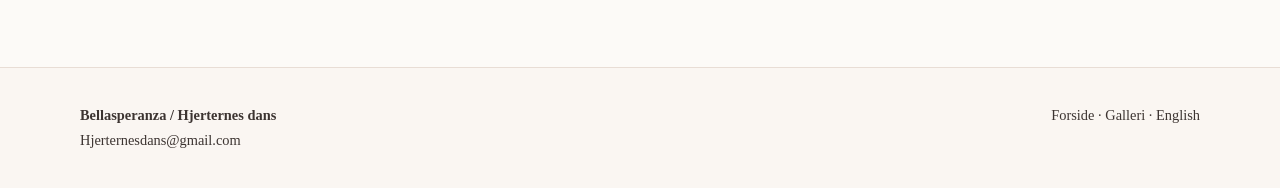
<file: videoer-ny.html>
<!doctype html>
<html lang="da">
<head>
  <meta charset="utf-8">
  <meta name="viewport" content="width=device-width,initial-scale=1">
  <title>Inspirationsvideoer – Hjerternes Dans</title>
  <meta name="description" content="Inspirationsvideoer fra Bella Speranza med dans, bevægelse og musik.">
  <link rel="stylesheet" href="styles.css">
<link rel="icon" type="image/webp" href="images/Bella speranza logo.webp">
<link rel="apple-touch-icon" href="images/Bella speranza logo.webp">
</head>
<body>
<header class="site-header"><div class="container nav-wrap">
  <a class="brand" href="index.html"><img src="images/Bella speranza logo.webp" alt="Bella Speranza"></a>
  <nav aria-label="Hovednavigation"><a href="index.html">Forside</a><a href="galleri.html">Galleri</a><a href="videoer-ny.html" aria-current="page">Videoer</a><a href="home.html">English</a></nav>
</div></header>
<main>
<section class="page-head container"><p class="eyebrow">Bella Speranza</p><h1>Se inspirationsvideoer</h1><p>Initiativtagerne Charlotte Aamand og Sorella Englund viser, hvordan de har brugt ballet som en inkluderende kunstform, hvor alle kan deltage, uanset fysiske udfordringer.</p><p><a class="button" href="https://www.youtube.com/playlist?list=PLZbCf8oBUOdDGIE38MP44s-mGUjzT6-ih" target="_blank" rel="noopener">Se alle videoer i rækkefølge på YouTube →</a></p></section>
<section id="featured-video" class="container featured-video"><div class="featured-video-copy"><p class="eyebrow">Udvalgt video</p><h2>De Sjældneste – ny dokumentar</h2><p>Se den dokumentarvideo, du har valgt, direkte på Hjerternes Dans.</p></div><div class="featured-video-frame"><iframe src="https://www.youtube.com/embed/usHhI-9mYDw?rel=0" title="De Sjældneste – ny dokumentar" loading="lazy" allow="accelerometer; autoplay; clipboard-write; encrypted-media; gyroscope; picture-in-picture; web-share" allowfullscreen></iframe></div></section>
<section class="container playlist-intro"><p class="eyebrow">Bella Speranza</p><h2>De 13 inspirationsvideoer</h2><p>Videoerne nedenfor følger samme rækkefølge som Bella Speranzas YouTube-playliste.</p></section>
<section class="container video-list">
<article class="video-item"><h2>1. Det første møde</h2><iframe src="https://www.youtube-nocookie.com/embed/videoseries?list=PLZbCf8oBUOdDGIE38MP44s-mGUjzT6-ih&amp;index=0&amp;rel=0" title="1. Det første møde" loading="lazy" allow="accelerometer; autoplay; clipboard-write; encrypted-media; gyroscope; picture-in-picture; web-share" allowfullscreen></iframe></article>
<article class="video-item"><h2>2. Solen står op</h2><iframe src="https://www.youtube-nocookie.com/embed/videoseries?list=PLZbCf8oBUOdDGIE38MP44s-mGUjzT6-ih&amp;index=1&amp;rel=0" title="2. Solen står op" loading="lazy" allow="accelerometer; autoplay; clipboard-write; encrypted-media; gyroscope; picture-in-picture; web-share" allowfullscreen></iframe></article>
<article class="video-item"><h2>3. Ballet positioner 1-5</h2><iframe src="https://www.youtube-nocookie.com/embed/videoseries?list=PLZbCf8oBUOdDGIE38MP44s-mGUjzT6-ih&amp;index=2&amp;rel=0" title="3. Ballet positioner 1-5" loading="lazy" allow="accelerometer; autoplay; clipboard-write; encrypted-media; gyroscope; picture-in-picture; web-share" allowfullscreen></iframe></article>
<article class="video-item"><h2>4. Kattens dans</h2><iframe src="https://www.youtube-nocookie.com/embed/videoseries?list=PLZbCf8oBUOdDGIE38MP44s-mGUjzT6-ih&amp;index=3&amp;rel=0" title="4. Kattens dans" loading="lazy" allow="accelerometer; autoplay; clipboard-write; encrypted-media; gyroscope; picture-in-picture; web-share" allowfullscreen></iframe></article>
<article class="video-item"><h2>5. Hjerter i streg</h2><iframe src="https://www.youtube-nocookie.com/embed/videoseries?list=PLZbCf8oBUOdDGIE38MP44s-mGUjzT6-ih&amp;index=4&amp;rel=0" title="5. Hjerter i streg" loading="lazy" allow="accelerometer; autoplay; clipboard-write; encrypted-media; gyroscope; picture-in-picture; web-share" allowfullscreen></iframe></article>
<article class="video-item"><h2>6. Jeg synes du er smuk</h2><iframe src="https://www.youtube-nocookie.com/embed/videoseries?list=PLZbCf8oBUOdDGIE38MP44s-mGUjzT6-ih&amp;index=5&amp;rel=0" title="6. Jeg synes du er smuk" loading="lazy" allow="accelerometer; autoplay; clipboard-write; encrypted-media; gyroscope; picture-in-picture; web-share" allowfullscreen></iframe></article>
<article class="video-item"><h2>7. Evighedsbevægelser</h2><iframe src="https://www.youtube-nocookie.com/embed/videoseries?list=PLZbCf8oBUOdDGIE38MP44s-mGUjzT6-ih&amp;index=6&amp;rel=0" title="7. Evighedsbevægelser" loading="lazy" allow="accelerometer; autoplay; clipboard-write; encrypted-media; gyroscope; picture-in-picture; web-share" allowfullscreen></iframe></article>
<article class="video-item"><h2>8. Stjernefanger</h2><iframe src="https://www.youtube-nocookie.com/embed/videoseries?list=PLZbCf8oBUOdDGIE38MP44s-mGUjzT6-ih&amp;index=7&amp;rel=0" title="8. Stjernefanger" loading="lazy" allow="accelerometer; autoplay; clipboard-write; encrypted-media; gyroscope; picture-in-picture; web-share" allowfullscreen></iframe></article>
<article class="video-item"><h2>9. Længslernes vals</h2><iframe src="https://www.youtube-nocookie.com/embed/videoseries?list=PLZbCf8oBUOdDGIE38MP44s-mGUjzT6-ih&amp;index=8&amp;rel=0" title="9. Længslernes vals" loading="lazy" allow="accelerometer; autoplay; clipboard-write; encrypted-media; gyroscope; picture-in-picture; web-share" allowfullscreen></iframe></article>
<article class="video-item"><h2>10. Heste spark</h2><iframe src="https://www.youtube-nocookie.com/embed/videoseries?list=PLZbCf8oBUOdDGIE38MP44s-mGUjzT6-ih&amp;index=9&amp;rel=0" title="10. Heste spark" loading="lazy" allow="accelerometer; autoplay; clipboard-write; encrypted-media; gyroscope; picture-in-picture; web-share" allowfullscreen></iframe></article>
<article class="video-item"><h2>11. Pop corn</h2><iframe src="https://www.youtube-nocookie.com/embed/videoseries?list=PLZbCf8oBUOdDGIE38MP44s-mGUjzT6-ih&amp;index=10&amp;rel=0" title="11. Pop corn" loading="lazy" allow="accelerometer; autoplay; clipboard-write; encrypted-media; gyroscope; picture-in-picture; web-share" allowfullscreen></iframe></article>
<article class="video-item"><h2>12. Skøjteløberdrømme</h2><iframe src="https://www.youtube-nocookie.com/embed/videoseries?list=PLZbCf8oBUOdDGIE38MP44s-mGUjzT6-ih&amp;index=11&amp;rel=0" title="12. Skøjteløberdrømme" loading="lazy" allow="accelerometer; autoplay; clipboard-write; encrypted-media; gyroscope; picture-in-picture; web-share" allowfullscreen></iframe></article>
<article class="video-item"><h2>13. Kærligheds vals</h2><iframe src="https://www.youtube-nocookie.com/embed/videoseries?list=PLZbCf8oBUOdDGIE38MP44s-mGUjzT6-ih&amp;index=12&amp;rel=0" title="13. Kærligheds vals" loading="lazy" allow="accelerometer; autoplay; clipboard-write; encrypted-media; gyroscope; picture-in-picture; web-share" allowfullscreen></iframe></article>
</section>
<section class="container music-section"><div class="page-head"><p class="eyebrow">Musik</p><h2>Uden video – kun musik</h2><p>14. Rotternes dans · 15. Spansk dans · 16. Drømmefanger land · 17. Overraskelses land · 18. Sjæleland · 19. Fantasi land</p></div></section>
</main>
<footer class="site-footer"><div class="container footer-grid"><div><strong>Bellasperanza / Hjerternes dans</strong><br><a href="mailto:Hjerternesdans@gmail.com">Hjerternesdans@gmail.com</a></div><div><a href="index.html">Forside</a> · <a href="galleri.html">Galleri</a> · <a href="home.html">English</a></div></div></footer>
</body></html>
</file>
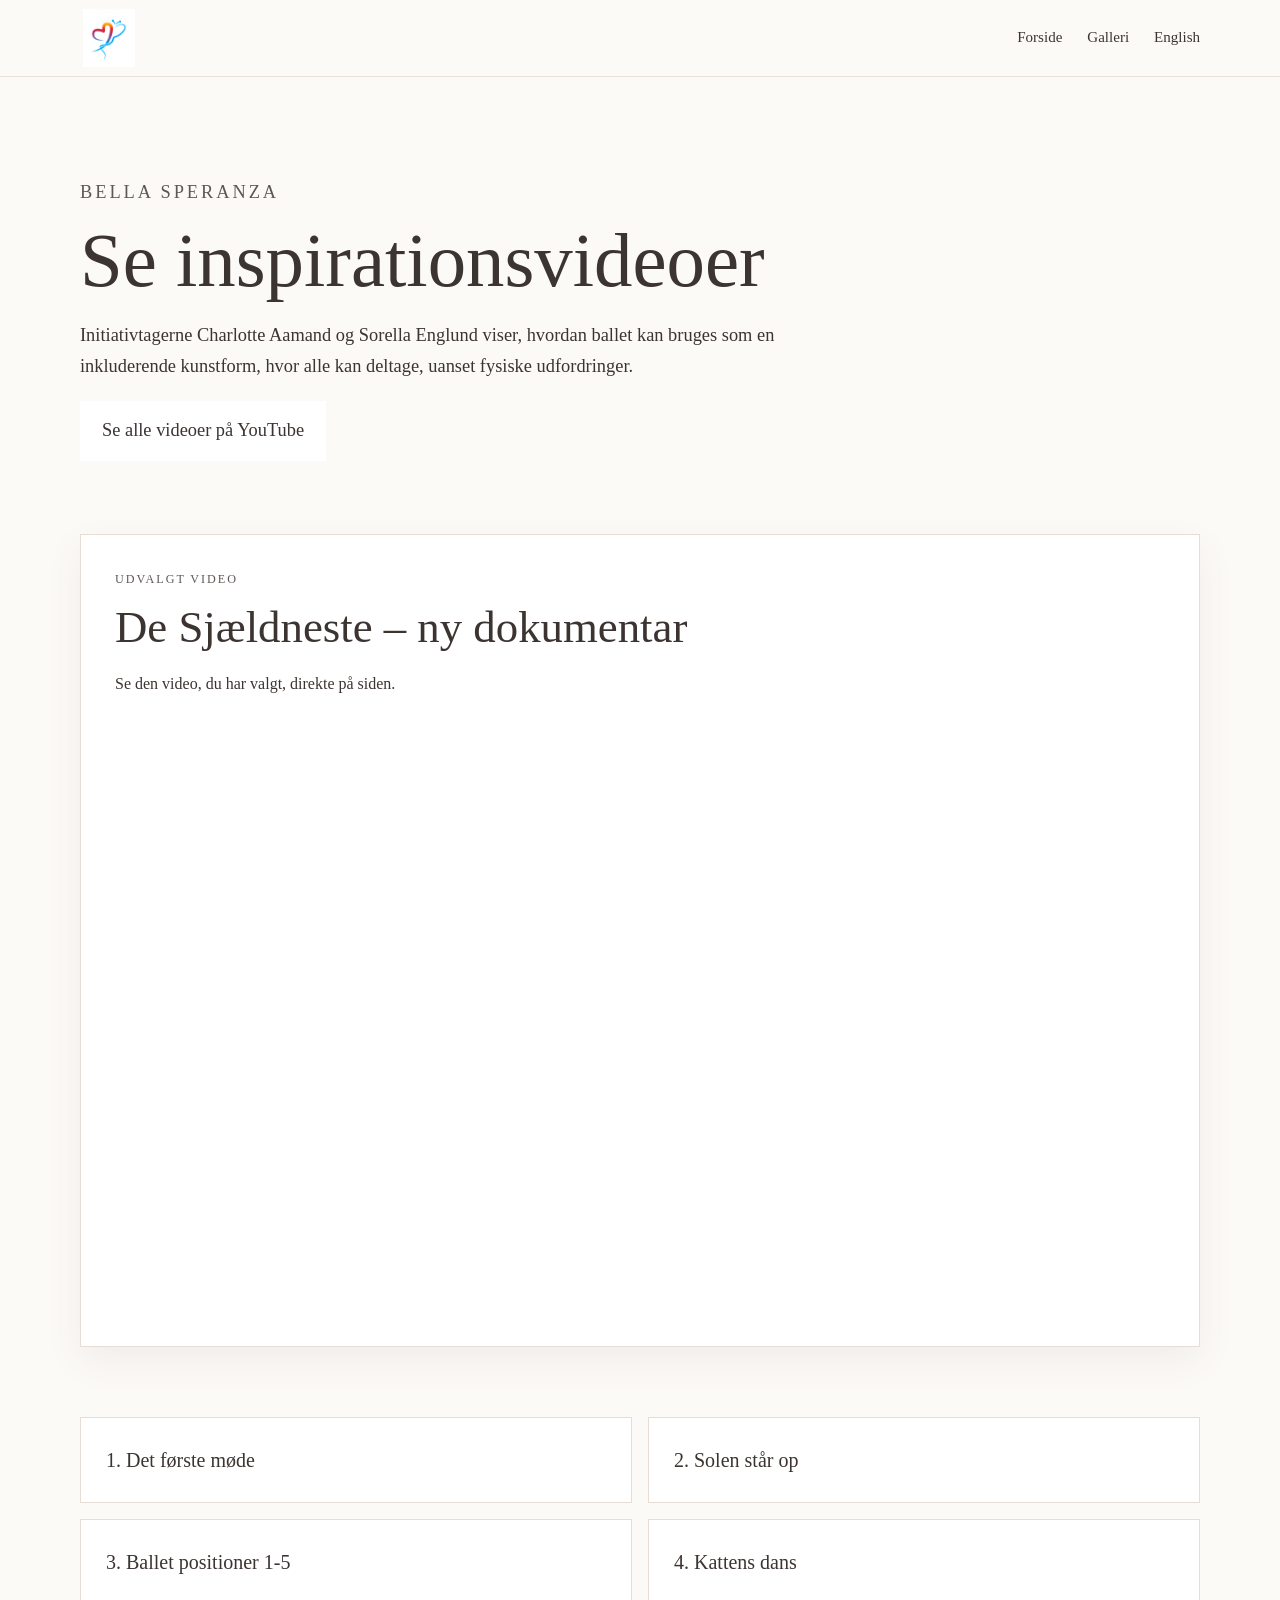
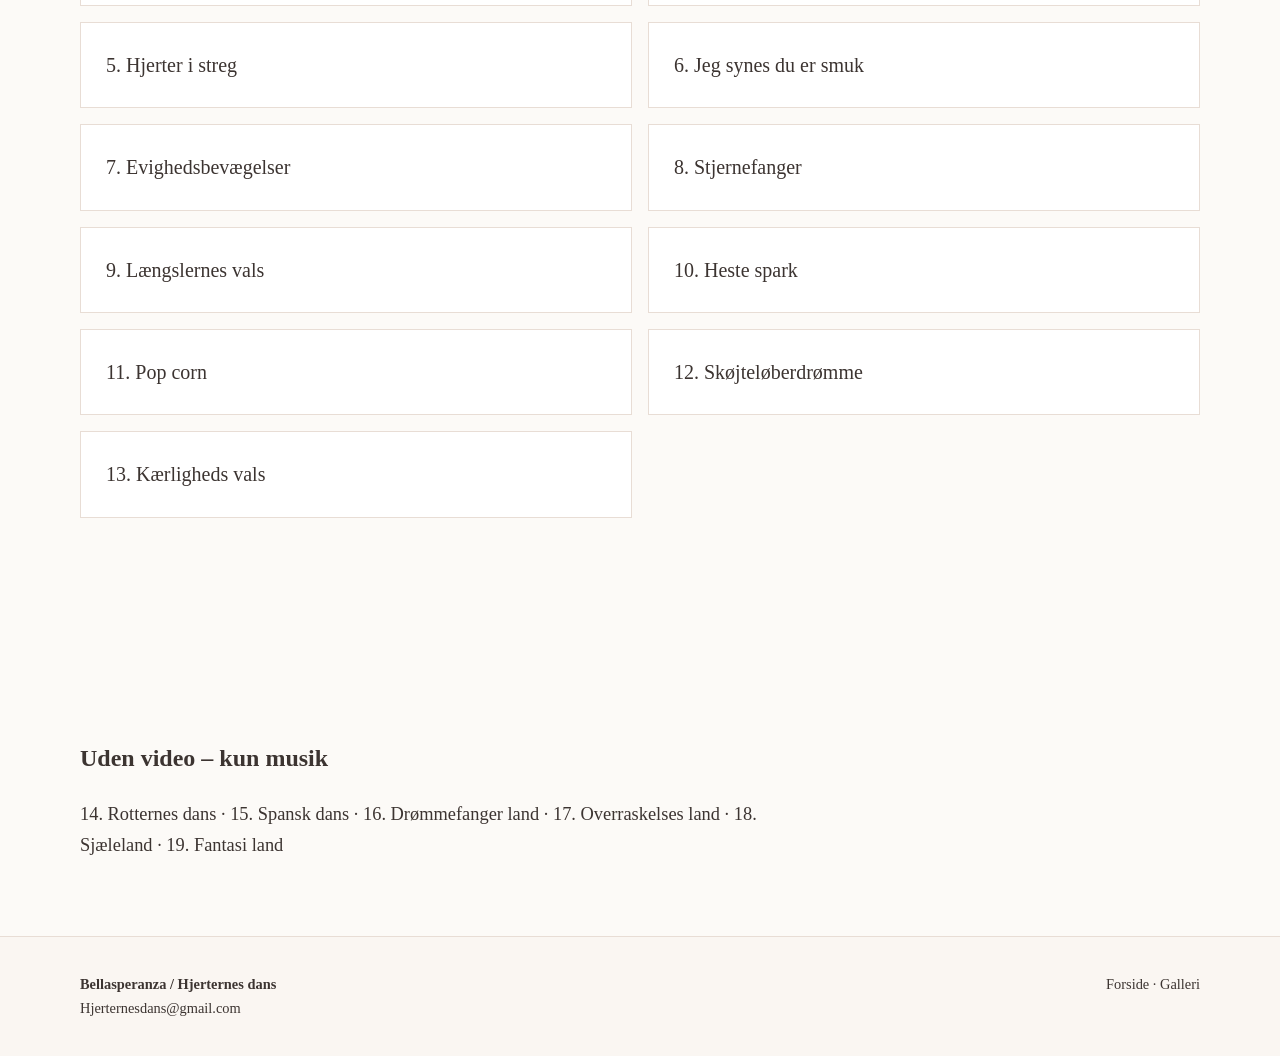
<file: videoer.html>
<!doctype html>
<html lang="da">
<head>
  <meta charset="utf-8">
  <meta name="viewport" content="width=device-width,initial-scale=1">
  <title>Inspirationsvideoer – Hjerternes Dans</title>
  <meta name="description" content="Inspirationsvideoer fra Bella Speranza med dans, bevægelse og musik.">
  <link rel="stylesheet" href="styles.css">
</head>
<body>
  <header class="site-header">
    <div class="container nav-wrap">
      <a class="brand" href="index.html"><img src="images/Bella speranza logo.webp" alt="Bella Speranza"></a>
      <nav aria-label="Hovednavigation">
        <a href="index.html">Forside</a>
        <a href="galleri.html">Galleri</a>
        <a href="home.html">English</a>
      </nav>
    </div>
  </header>

  <main>
    <section class="page-head container">
      <p class="eyebrow">Bella Speranza</p>
      <h1>Se inspirationsvideoer</h1>
      <p>Initiativtagerne Charlotte Aamand og Sorella Englund viser, hvordan ballet kan bruges som en inkluderende kunstform, hvor alle kan deltage, uanset fysiske udfordringer.</p>
      <p><a class="button" href="https://www.youtube.com/playlist?list=PLZbCf8oBUOdDGIE38MP44s-mGUjzT6-ih" target="_blank" rel="noopener">Se alle videoer på YouTube</a></p>
    </section>

    <section id="featured-video" class="container featured-video">
      <div class="featured-video-copy">
        <p class="eyebrow">Udvalgt video</p>
        <h2>De Sjældneste – ny dokumentar</h2>
        <p>Se den video, du har valgt, direkte på siden.</p>
      </div>
      <div class="featured-video-frame">
        <iframe src="https://www.youtube.com/embed/usHhI-9mYDw" title="De Sjældneste – ny dokumentar" loading="lazy" allow="accelerometer; autoplay; clipboard-write; encrypted-media; gyroscope; picture-in-picture; web-share" allowfullscreen></iframe>
      </div>
    </section>

    <section class="container video-list">
      <article class="video-item"><h2>1. Det første møde</h2><div id="player-1"></div></article>
      <article class="video-item"><h2>2. Solen står op</h2><div id="player-2"></div></article>
      <article class="video-item"><h2>3. Ballet positioner 1-5</h2><div id="player-3"></div></article>
      <article class="video-item"><h2>4. Kattens dans</h2><div id="player-4"></div></article>
      <article class="video-item"><h2>5. Hjerter i streg</h2><div id="player-5"></div></article>
      <article class="video-item"><h2>6. Jeg synes du er smuk</h2><div id="player-6"></div></article>
      <article class="video-item"><h2>7. Evighedsbevægelser</h2><div id="player-7"></div></article>
      <article class="video-item"><h2>8. Stjernefanger</h2><div id="player-8"></div></article>
      <article class="video-item"><h2>9. Længslernes vals</h2><div id="player-9"></div></article>
      <article class="video-item"><h2>10. Heste spark</h2><div id="player-10"></div></article>
      <article class="video-item"><h2>11. Pop corn</h2><div id="player-11"></div></article>
      <article class="video-item"><h2>12. Skøjteløberdrømme</h2><div id="player-12"></div></article>
      <article class="video-item"><h2>13. Kærligheds vals</h2><div id="player-13"></div></article>
    </section>

    <section class="container">
      <div class="page-head">
        <h2>Uden video – kun musik</h2>
        <p>14. Rotternes dans · 15. Spansk dans · 16. Drømmefanger land · 17. Overraskelses land · 18. Sjæleland · 19. Fantasi land</p>
      </div>
    </section>
  </main>

  <footer class="site-footer">
    <div class="container footer-grid">
      <div><strong>Bellasperanza / Hjerternes dans</strong><br><a href="mailto:Hjerternesdans@gmail.com">Hjerternesdans@gmail.com</a></div>
      <div><a href="index.html">Forside</a> · <a href="galleri.html">Galleri</a></div>
    </div>
  </footer>

  <script>
    const playlistId = 'PLZbCf8oBUOdDGIE38MP44s-mGUjzT6-ih';
    const playerCount = 13;
    const players = [];

    function onYouTubeIframeAPIReady() {
      for (let i = 0; i < playerCount; i++) {
        const index = i;
        players.push(new YT.Player('player-' + (i + 1), {
          width: '100%',
          videoId: '',
          playerVars: { listType: 'playlist', list: playlistId, rel: 0 },
          events: {
            onReady: function(event) {
              event.target.cuePlaylist({ listType: 'playlist', list: playlistId, index: index });
            }
          }
        }));
      }
    }
  </script>
  <script src="https://www.youtube.com/iframe_api"></script>
</body>
</html>
</file>
<file: styles.css>
:root{--ink:#3c3431;--muted:#756b66;--paper:#fcfaf7;--soft:#f1e8e1;--rose:#b76b68;--blue:#159bd3;--line:#e8ddd5;--white:#fff}*{box-sizing:border-box}html{scroll-behavior:smooth}body{margin:0;color:var(--ink);background:var(--paper);font-family:Georgia,'Times New Roman',serif;line-height:1.72}a{color:inherit}img{max-width:100%;display:block}.container{width:min(1120px,calc(100% - 42px));margin:auto}.site-header{position:sticky;top:0;z-index:20;background:rgba(252,250,247,.94);border-bottom:1px solid rgba(232,221,213,.9);backdrop-filter:blur(12px)}.nav-wrap{min-height:76px;display:flex;align-items:center;justify-content:space-between;gap:28px}.brand{display:flex;align-items:center;text-decoration:none}.brand img{width:58px;height:58px;object-fit:contain}.site-header nav{display:flex;align-items:center;gap:25px;font-size:.94rem}.site-header nav a{text-decoration:none;position:relative;padding:8px 0}.site-header nav a:after{content:"";position:absolute;left:0;bottom:2px;width:0;height:1px;background:var(--rose);transition:width .25s}.site-header nav a:hover:after{width:100%}.hero{position:relative;min-height:82vh;display:grid;align-items:end;overflow:hidden;background:#302925}.hero:after{content:"";position:absolute;inset:0;background:linear-gradient(90deg,rgba(35,27,25,.76),rgba(35,27,25,.2) 70%,rgba(35,27,25,.38));z-index:1}.hero-image{position:absolute;inset:0}.hero-image img{width:100%;height:100%;object-fit:cover;object-position:center}.hero-content{position:relative;z-index:2;color:#fff;padding-top:110px;padding-bottom:95px}.hero-logo{width:92px;height:92px;border-radius:50%;background:rgba(255,255,255,.93);padding:8px;margin-bottom:25px;box-shadow:0 12px 35px rgba(0,0,0,.18)}.hero-logo img{width:100%;height:100%;object-fit:contain;border-radius:50%}.eyebrow{text-transform:uppercase;letter-spacing:.16em;font-size:.76rem;margin:0 0 12px;opacity:.82}.hero h1{font-size:clamp(2.8rem,6vw,5.8rem);line-height:1.02;font-weight:400;max-width:850px;margin:0 0 24px}.lead{font-size:clamp(1.08rem,2vw,1.35rem);max-width:720px}.actions{display:flex;flex-wrap:wrap;gap:13px;margin-top:32px}.button{display:inline-flex;align-items:center;gap:9px;padding:13px 21px;background:#fff;color:var(--ink);text-decoration:none;border:1px solid #fff;transition:transform .2s,box-shadow .2s}.button:hover{transform:translateY(-2px);box-shadow:0 8px 24px rgba(0,0,0,.16)}.button.secondary{background:transparent;color:#fff}.button-icon{font-size:1.1em}.button-icon.image-icon{width:24px;height:24px;display:inline-flex;align-items:center;justify-content:center}.button-icon.image-icon img{width:100%;height:100%;object-fit:contain}.intro{display:grid;grid-template-columns:1.05fr .95fr;gap:75px;padding-top:105px;padding-bottom:80px;align-items:center}.intro h2,.inspiration h2,.media-section h2{font-size:clamp(2rem,4vw,3.35rem);font-weight:400;line-height:1.12;margin:0 0 25px}.intro p{font-size:1.07rem}.feature-photo{margin:0;position:relative}.feature-photo:before{content:"";position:absolute;inset:-14px 14px 14px -14px;border:1px solid #d9c8be;z-index:0}.feature-photo img{position:relative;z-index:1;width:100%;height:540px;object-fit:cover}.photo-flow{overflow:hidden;padding:8px 0 92px;background:var(--paper)}.photo-track{display:flex;gap:14px;width:max-content;animation:drift 70s linear infinite}.photo-track img{width:235px;height:165px;object-fit:cover;border-radius:4px;filter:saturate(.92);transition:transform .25s}.photo-track img:hover{transform:scale(1.04)}@keyframes drift{from{transform:translateX(0)}to{transform:translateX(-50%)}}.inspiration{padding:105px 0 115px;background:linear-gradient(135deg,#f3e9e2,#eee2da)}.section-lead{max-width:780px;font-size:1.14rem}.cards{display:grid;grid-template-columns:repeat(3,1fr);gap:18px;margin-top:48px}.card{position:relative;background:rgba(255,255,255,.82);padding:34px 30px 30px;text-decoration:none;border:1px solid rgba(217,200,190,.9);min-height:305px;transition:transform .25s,box-shadow .25s;display:block}.card:hover{transform:translateY(-7px);box-shadow:0 18px 35px rgba(91,65,54,.12)}.card-icon{display:flex;align-items:center;justify-content:center;width:62px;height:62px;border-radius:50%;background:#fff;box-shadow:0 4px 14px rgba(80,50,40,.1);margin-bottom:18px;overflow:hidden}.card-icon img{width:78%;height:78%;object-fit:contain}.spotify-icon img{width:88%;height:88%}.video-icon img{width:84%;height:84%}.card-number{font-size:.72rem;color:var(--muted);letter-spacing:.15em}.card h3{font-size:1.55rem;font-weight:400;margin:15px 0 8px}.card p{margin:0;color:#625a56}.card-link{display:inline-block;margin-top:18px;color:var(--rose);font-size:.92rem;text-decoration:underline;text-underline-offset:3px}.quote{padding:100px 0;text-align:center}.quote-mark{font-size:2rem;color:var(--rose);margin-bottom:15px}.quote blockquote{font-size:clamp(1.5rem,3vw,2.35rem);line-height:1.4;margin:0 auto 30px;max-width:930px}.media-section{padding:105px 0;background:#fff}.media-grid{display:grid;grid-template-columns:1fr 1fr;gap:75px;align-items:start}.portraits{display:grid;grid-template-columns:1fr;gap:14px;margin-top:30px}.portraits img{width:100%;height:360px;object-fit:cover}.media-video{margin-top:34px}.media-video-label{font-size:1.25rem;margin-bottom:12px}.media-video-frame iframe{display:block;width:100%;aspect-ratio:16/9;border:0}.support-box{padding:35px;background:#faf5f1;border:1px solid var(--line)}.support-box img{width:100%;margin:20px 0;max-height:300px;object-fit:contain;background:#fff}.thank-you-images{display:grid;grid-template-columns:repeat(3,1fr);gap:12px;margin:18px 0 8px}.thank-you-images img{width:100%;height:150px;object-fit:contain;margin:0;background:#fff}.page-head{padding:100px 0 55px}.page-head h1{font-size:clamp(2.6rem,6vw,5rem);font-weight:400;line-height:1.05;margin:0 0 18px}.page-head p{max-width:720px;font-size:1.15rem}.featured-video{margin-bottom:70px;padding:34px;background:#fff;border:1px solid var(--line);box-shadow:0 14px 35px rgba(91,65,54,.07)}.featured-video-copy h2{font-size:clamp(1.8rem,3.5vw,2.8rem);font-weight:400;line-height:1.15;margin:0 0 12px}.featured-video-copy p{max-width:720px}.featured-video-frame{margin-top:24px}.featured-video-frame iframe{display:block;width:100%;aspect-ratio:16/9;border:0}.video-list{display:grid;grid-template-columns:repeat(2,1fr);gap:16px;padding-bottom:100px}.video-item{padding:25px;background:#fff;border:1px solid var(--line)}.video-item h2{font-size:1.25rem;font-weight:400;margin:0}.video-item iframe{width:100%;aspect-ratio:16/9;border:0;margin-top:18px}.music-list{columns:2;padding-bottom:100px}.music-list li{margin:8px 0}.site-footer{border-top:1px solid var(--line);padding:35px 0;background:#faf6f2}.footer-grid{display:flex;justify-content:space-between;gap:20px;font-size:.9rem}.footer-grid a{text-decoration:none}.footer-grid a:hover{text-decoration:underline}@media(max-width:800px){.container{width:min(100% - 28px,1120px)}.nav-wrap{min-height:66px}.brand img{width:50px;height:50px}.site-header nav{gap:13px;font-size:.84rem}.intro,.media-grid{grid-template-columns:1fr;gap:38px;padding-top:70px}.intro{padding-bottom:65px}.feature-photo img{height:auto}.photo-flow{padding-bottom:65px}.photo-track img{width:185px;height:130px}.cards,.gallery,.video-list{grid-template-columns:1fr}.media-grid{padding-bottom:65px}.portraits img{height:310px}.thank-you-images{grid-template-columns:1fr}.thank-you-images img{height:auto;max-height:220px}.music-list{columns:1}.footer-grid{flex-direction:column}.hero-content{padding-top:90px;padding-bottom:65px}.hero{min-height:88vh}.hero-logo{width:76px;height:76px}.hero h1{font-size:clamp(2.5rem,12vw,4rem)}.featured-video{padding:22px;margin-bottom:55px}}@media(prefers-reduced-motion:reduce){html{scroll-behavior:auto}.photo-track{animation:none}}
</file>
